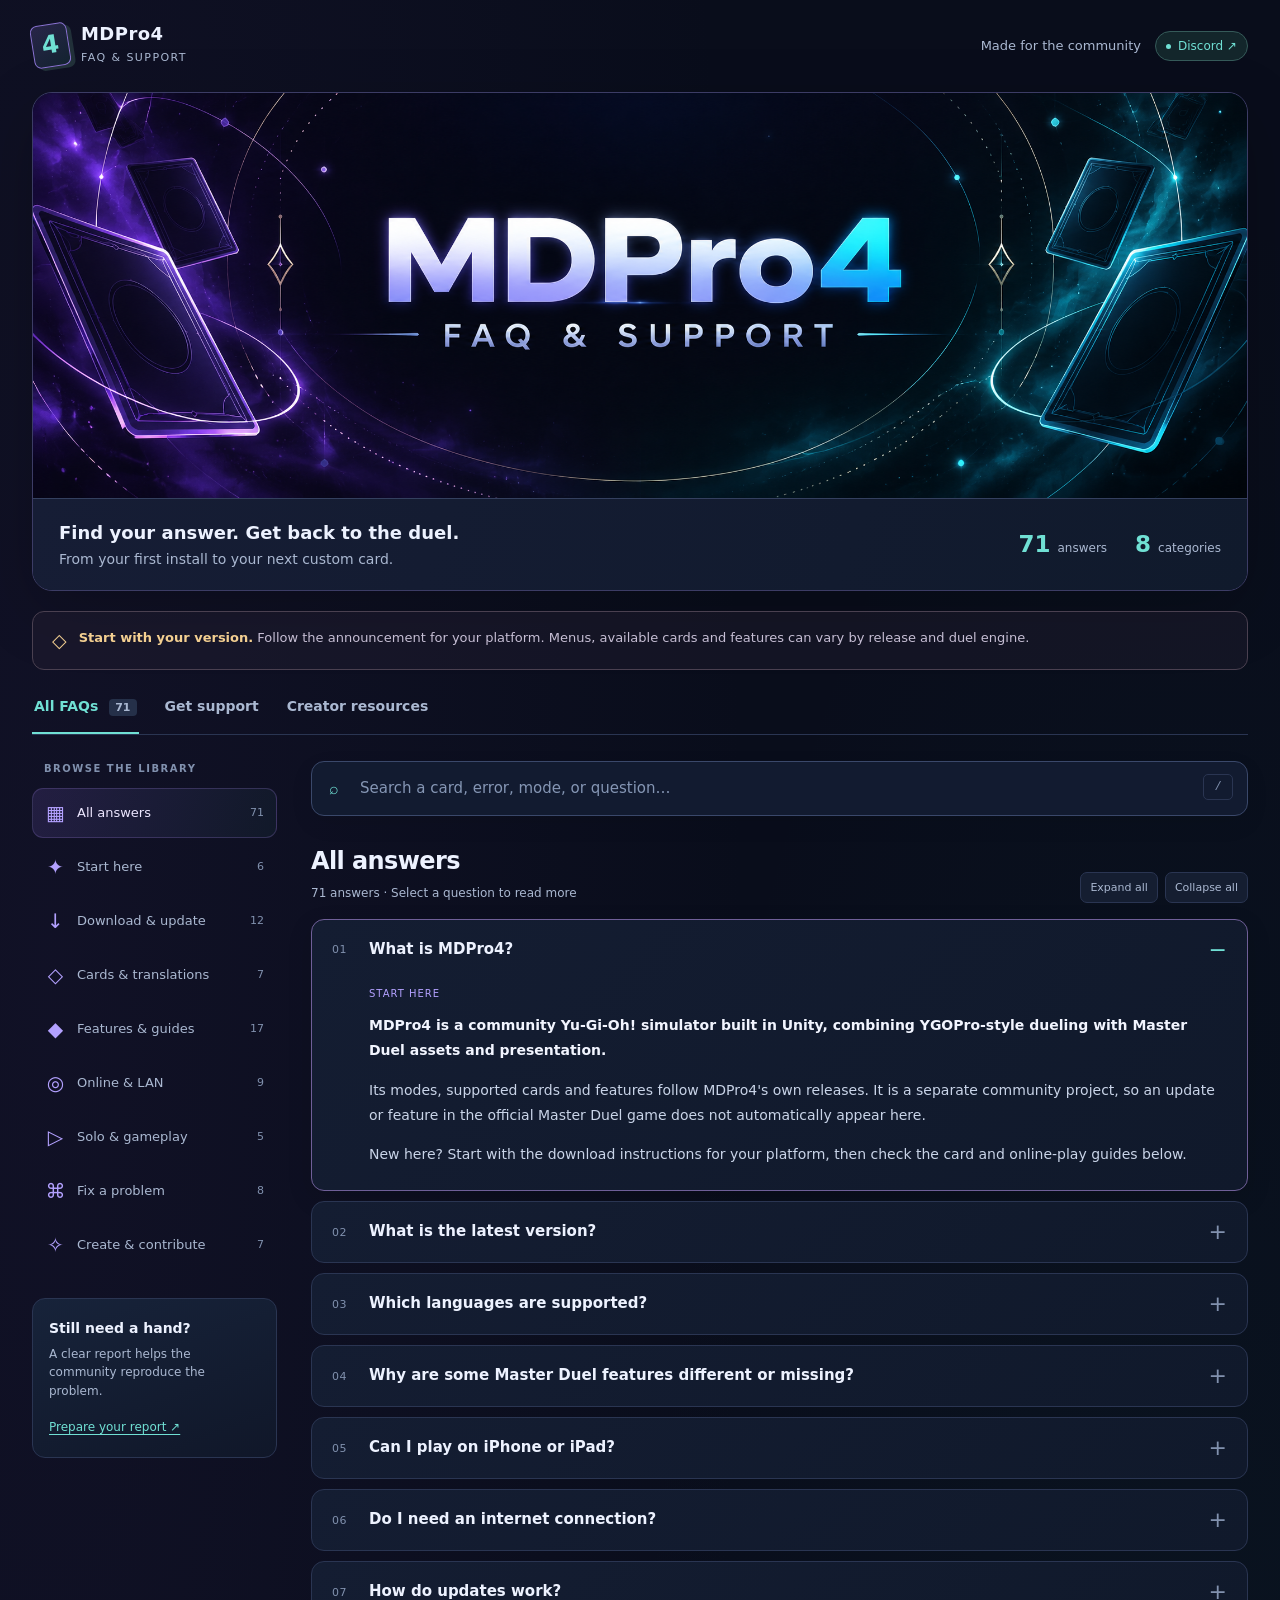
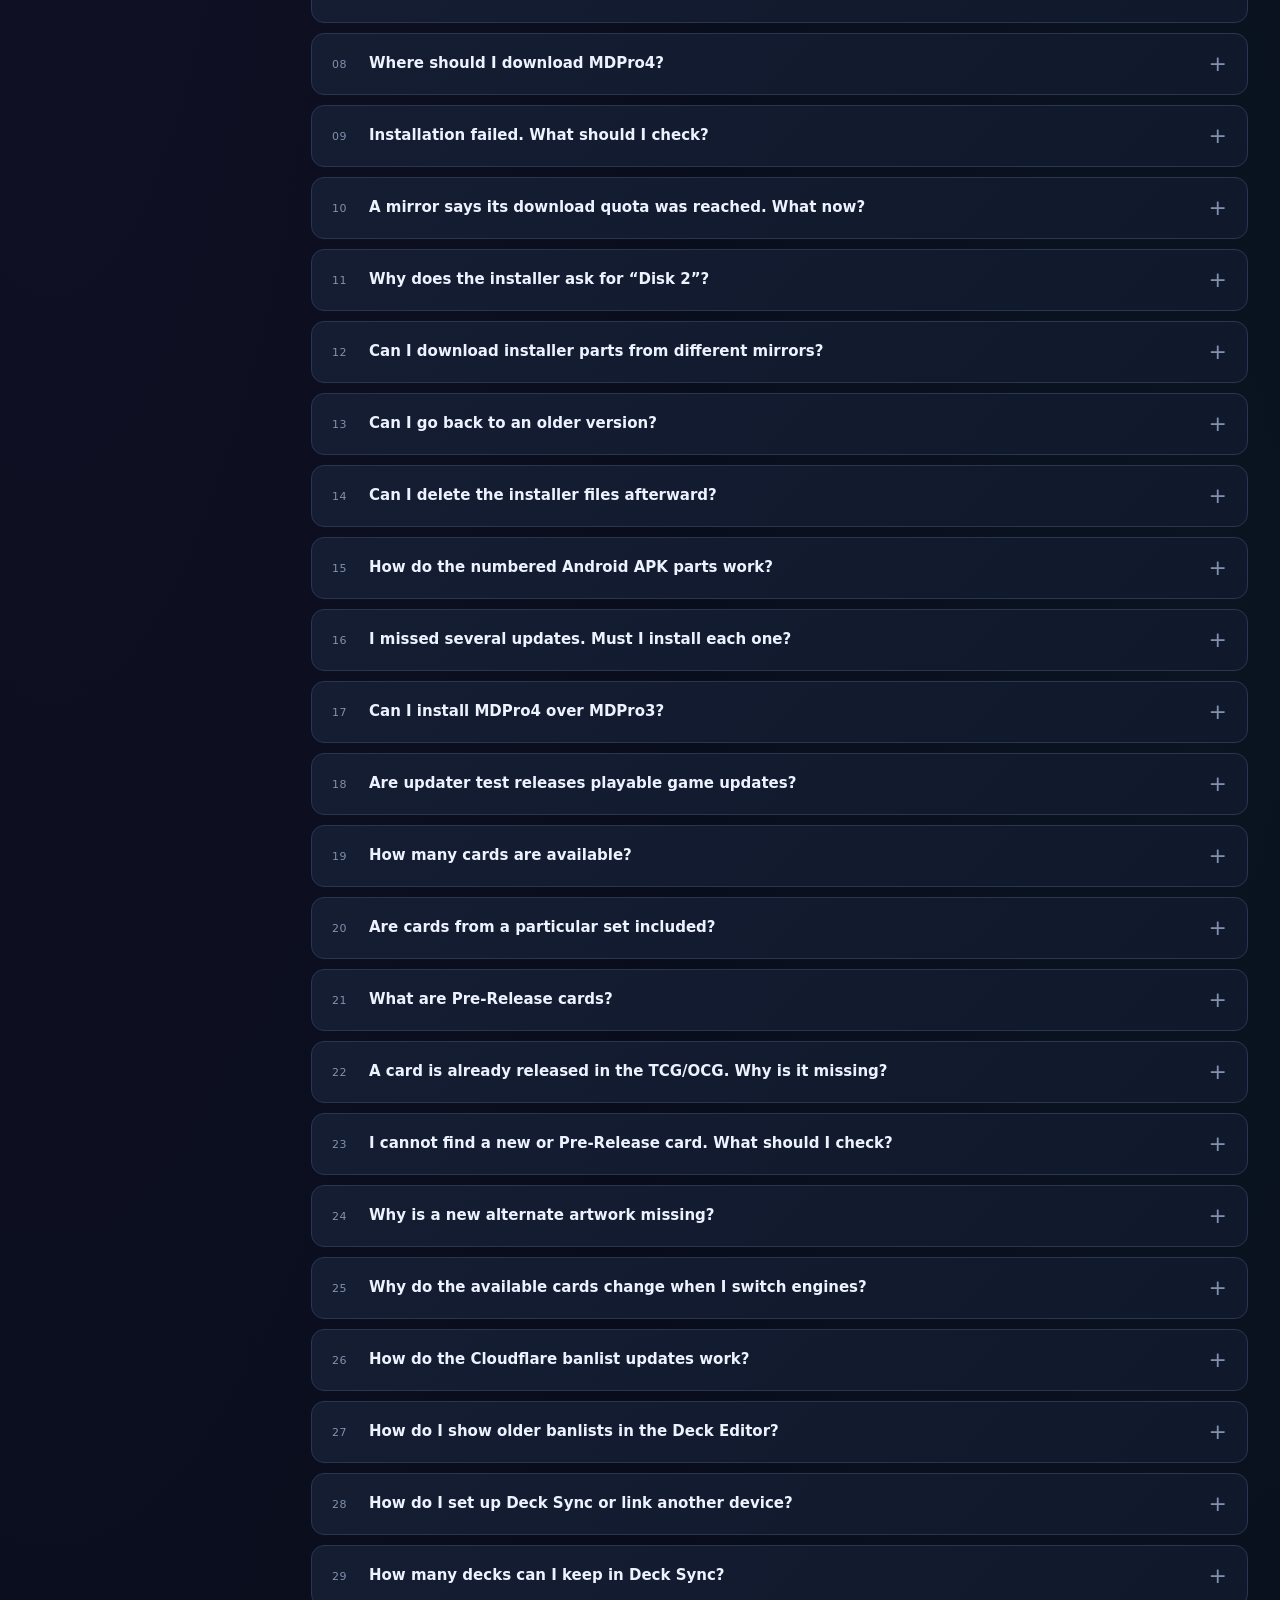
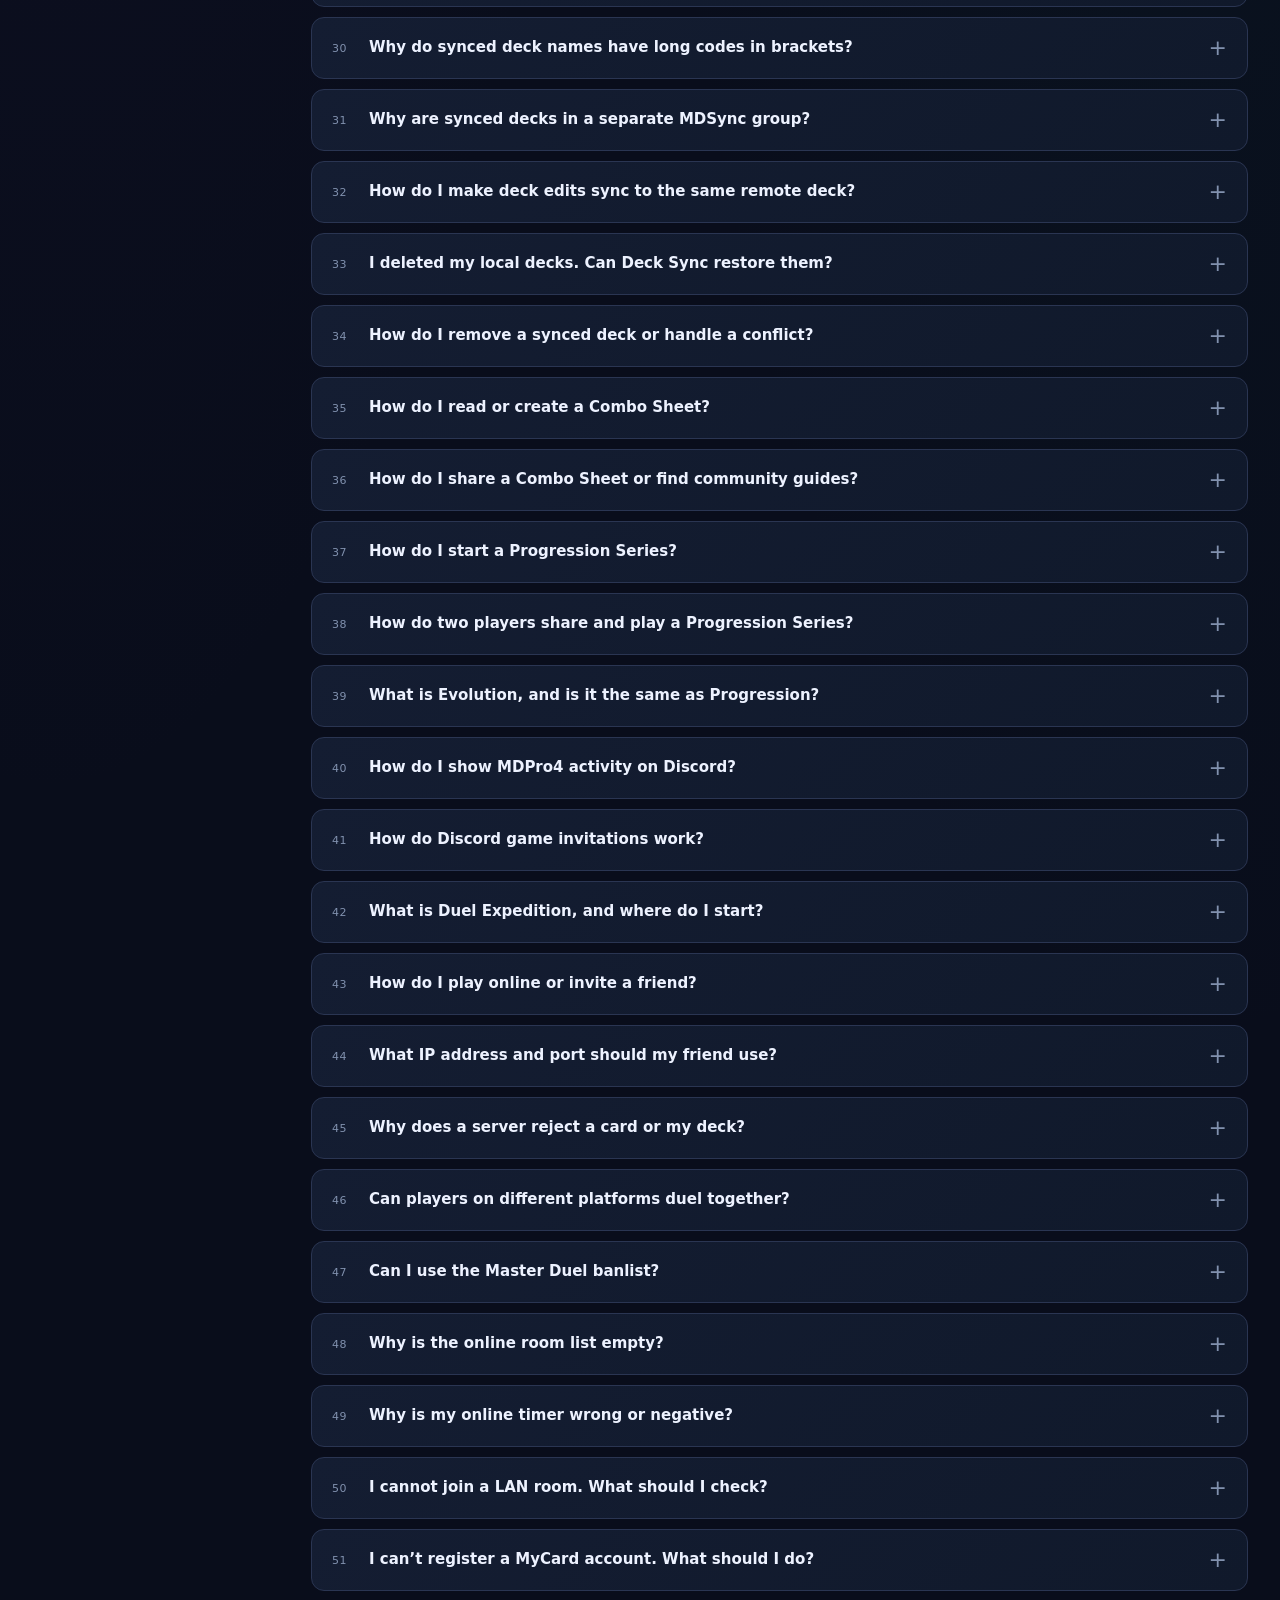
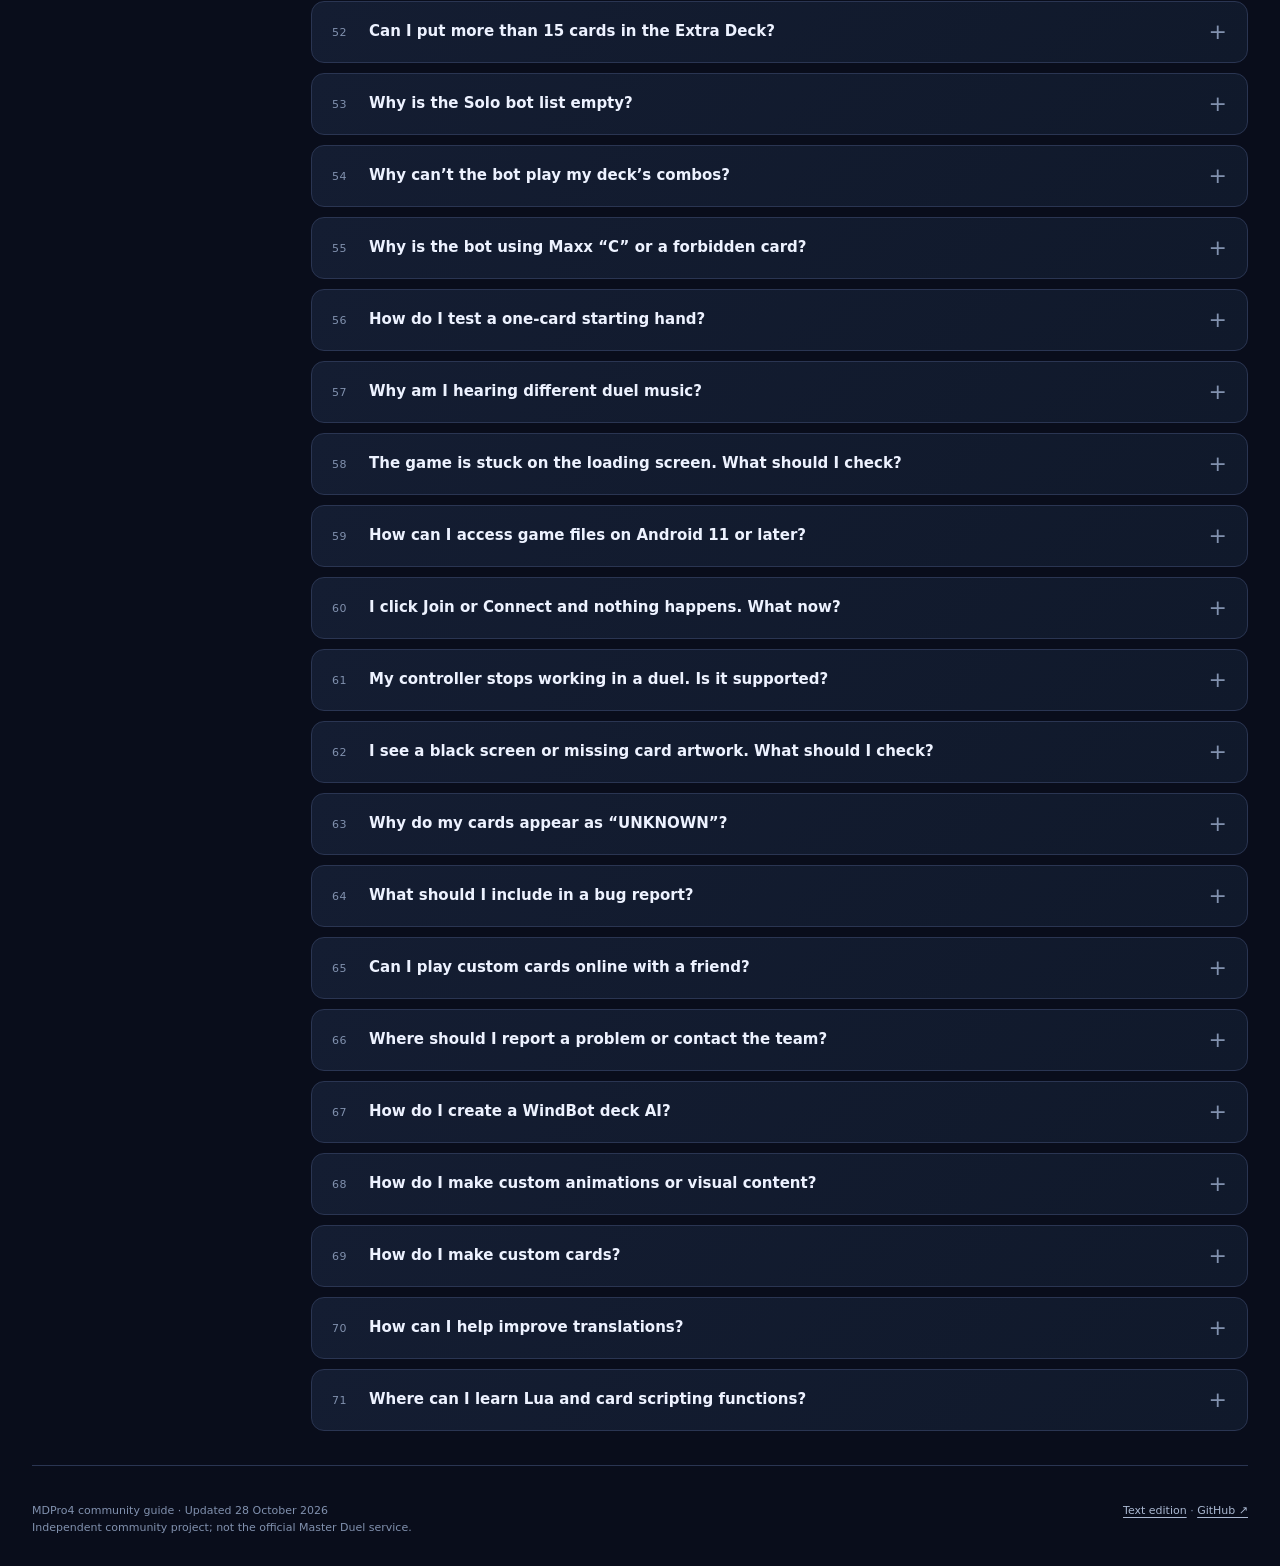
<file: docs/index.html>
<!doctype html>
<html lang="en">
<head>
  <meta charset="utf-8">
  <meta name="viewport" content="width=device-width, initial-scale=1">
  <meta name="color-scheme" content="dark">
  <meta name="theme-color" content="#090d1b">
  <meta name="description" content="Find clear answers about MDPro4: downloads, banlists, Deck Sync, Combo Sheets, Progression, online play, Discord and troubleshooting.">
  <meta property="og:type" content="website">
  <meta property="og:title" content="MDPro4 — FAQ & Support">
  <meta property="og:description" content="Find your answer. Get back to the duel. The community guide to MDPro4.">
  <meta property="og:url" content="https://elderlich.github.io/MDPro4-FAQ/">
  <meta property="og:image" content="https://elderlich.github.io/MDPro4-FAQ/assets/faq-banner.png">
  <meta name="twitter:card" content="summary_large_image">
  <link rel="canonical" href="https://elderlich.github.io/MDPro4-FAQ/">
  <link rel="icon" type="image/svg+xml" href="assets/favicon.svg">
  <link rel="stylesheet" href="assets/site.css">
  <script src="assets/site.js" defer></script>
  <title>MDPro4 — FAQ & Support</title>
</head>
<body>
<a class="skip-link" href="#faq">Skip to questions</a>
<div class="shell">
  <header class="masthead">
    <a class="brand" href="#top" aria-label="MDPro4 FAQ and Support"><span class="brand-mark" aria-hidden="true">4</span><span><strong>MDPro4</strong><small>FAQ &amp; SUPPORT</small></span></a>
    <div class="masthead-right"><span>Made for the community</span><a class="pill community-link" href="https://discord.com/channels/506499657724067852/1358748598518677606" target="_blank" rel="noopener noreferrer"><span class="dot" aria-hidden="true"></span>Discord ↗</a></div>
  </header>
  <main id="top">
    <h1 class="sr-only">MDPro4 — FAQ &amp; Support</h1>
    <section class="hero" aria-label="Welcome to the MDPro4 community guide">
      <img src="assets/faq-banner.png" alt="MDPro4 — FAQ & Support, with glowing teal and violet cards" width="2172" height="724" fetchpriority="high">
      <div class="hero-tail"><p><strong>Find your answer. Get back to the duel.</strong>From your first install to your next custom card.</p><div class="hero-stats" aria-label="Guide overview"><div class="stat"><b>71</b><span>answers</span></div><div class="stat"><b>8</b><span>categories</span></div></div></div>
    </section>
    <div class="notice"><span class="notice-icon" aria-hidden="true">◇</span><div><b>Start with your version.</b> Follow the announcement for your platform. Menus, available cards and features can vary by release and duel engine.</div></div>
    <nav class="workspace-nav" aria-label="Guide sections"><a href="#faq" class="workspace-tab" data-pane="faq" aria-current="page">All FAQs <span class="tab-count">71</span></a><a href="#support" class="workspace-tab" data-pane="support">Get support</a><a href="#resources" class="workspace-tab" data-pane="resources">Creator resources</a></nav>
    <section id="faq" data-section="faq" aria-label="Frequently asked questions">
      <div class="library-grid">
        <aside class="sidebar"><div class="sidebar-heading">Browse the library</div><div class="category-list" id="categories" aria-label="FAQ categories"><button class="category-button" type="button" data-category="all" aria-pressed="true"><span class="icon" aria-hidden="true">▦</span><span>All answers</span><span class="count">71</span></button><button class="category-button" type="button" data-category="start" aria-pressed="false"><span class="icon" aria-hidden="true">✦</span><span>Start here</span><span class="count">6</span></button><button class="category-button" type="button" data-category="download" aria-pressed="false"><span class="icon" aria-hidden="true">↓</span><span>Download &amp; update</span><span class="count">12</span></button><button class="category-button" type="button" data-category="cards" aria-pressed="false"><span class="icon" aria-hidden="true">◇</span><span>Cards &amp; translations</span><span class="count">7</span></button><button class="category-button" type="button" data-category="features" aria-pressed="false"><span class="icon" aria-hidden="true">◆</span><span>Features &amp; guides</span><span class="count">17</span></button><button class="category-button" type="button" data-category="online" aria-pressed="false"><span class="icon" aria-hidden="true">◎</span><span>Online &amp; LAN</span><span class="count">9</span></button><button class="category-button" type="button" data-category="solo" aria-pressed="false"><span class="icon" aria-hidden="true">▷</span><span>Solo &amp; gameplay</span><span class="count">5</span></button><button class="category-button" type="button" data-category="troubleshooting" aria-pressed="false"><span class="icon" aria-hidden="true">⌘</span><span>Fix a problem</span><span class="count">8</span></button><button class="category-button" type="button" data-category="create" aria-pressed="false"><span class="icon" aria-hidden="true">✧</span><span>Create &amp; contribute</span><span class="count">7</span></button></div><div class="sidebar-help"><strong>Still need a hand?</strong><p>A clear report helps the community reproduce the problem.</p><a href="#support">Prepare your report ↗</a></div></aside>
        <div class="library-main"><div class="search-wrap"><label class="sr-only" for="search">Search FAQ questions and answers</label><span class="search-icon" aria-hidden="true">⌕</span><input id="search" class="search" type="search" placeholder="Search a card, error, mode, or question…" autocomplete="off"><kbd class="search-key" id="search-key">/</kbd><button type="button" class="clear-search" id="clear-search" aria-label="Clear search" hidden>×</button></div>
          <div class="results-head"><div><h2 id="results-title">All answers</h2><p id="result-count" aria-live="polite">71 answers · Select a question to read more</p></div><div class="results-actions"><button type="button" class="small-button" id="expand-all">Expand all</button><button type="button" class="small-button" id="collapse-all">Collapse all</button></div></div>
          <div class="answer-list" id="answers"><details class="answer" id="faq-what-is-mdpro4" data-category="start" open>
<summary><span class="question-index" aria-hidden="true">01</span><h3 class="question-heading">What is MDPro4?</h3></summary>
<div class="answer-content"><span class="answer-category">Start here</span><div class="markdown"><p><strong>MDPro4 is a community Yu-Gi-Oh! simulator built in Unity, combining YGOPro-style dueling with Master Duel assets and presentation.</strong></p><p>Its modes, supported cards and features follow MDPro4&#x27;s own releases. It is a separate community project, so an update or feature in the official Master Duel game does not automatically appear here.</p><p>New here? Start with the download instructions for your platform, then check the card and online-play guides below.</p></div>
</div></details>
<details class="answer" id="faq-what-is-the-latest-version" data-category="start">
<summary><span class="question-index" aria-hidden="true">02</span><h3 class="question-heading">What is the latest version?</h3></summary>
<div class="answer-content"><span class="answer-category">Start here</span><div class="markdown"><p><strong>Check #announcements for the latest playable release for your platform.</strong> Compare its version with the one shown in your game and follow the matching installation or update instructions in <strong>#mdpro4-download</strong>.</p><p>A development version number is not a release announcement. Entries described as <strong>synthetic updater fixtures</strong> are for testing the updater, not for playing the game.</p><p>Platform releases can become available at different times, so use the package specifically announced for your device.</p></div>
</div></details>
<details class="answer" id="faq-which-languages-are-supported" data-category="start">
<summary><span class="question-index" aria-hidden="true">03</span><h3 class="question-heading">Which languages are supported?</h3></summary>
<div class="answer-content"><span class="answer-category">Start here</span><div class="markdown"><p>You can choose <strong>UI Language</strong> and <strong>Card Language</strong> separately in <strong>Settings → General</strong>.</p><p>The language set includes English, Spanish, French, German, Italian, Japanese, Korean, Portuguese, Thai, Simplified Chinese and Traditional Chinese.</p><p>Card translations and prerelease translations can have different coverage. If a card is missing or its text looks wrong, include the <strong>card name/ID, selected language, game version and a screenshot</strong> in your report.</p></div>
</div></details>
<details class="answer" id="faq-why-are-some-master-duel-features-different-or-missing" data-category="start">
<summary><span class="question-index" aria-hidden="true">04</span><h3 class="question-heading">Why are some Master Duel features different or missing?</h3></summary>
<div class="answer-content"><span class="answer-category">Start here</span><div class="markdown"><p><strong>MDPro4 has its own development and release process.</strong> A feature needs working game logic, interface controls, assets and platform support before it can be offered reliably.</p><p>Sharing Master Duel&#x27;s visual style does not mean every mode, event, animation or online service is available. Features may also depend on the selected duel engine.</p><p>For a request, describe what you want to do and include an example. For a broken existing feature, include your version, platform, mode and steps to reproduce it.</p></div>
</div></details>
<details class="answer" id="faq-can-i-play-on-iphone-or-ipad" data-category="start">
<summary><span class="question-index" aria-hidden="true">05</span><h3 class="question-heading">Can I play on iPhone or iPad?</h3></summary>
<div class="answer-content"><span class="answer-category">Start here</span><div class="markdown"><p><strong>There is no announced iOS release or release date in this FAQ.</strong> Follow the project&#x27;s release announcements for any change.</p><p>An Android APK cannot be installed as an iPhone app. Please use only a package explicitly released for your device.</p></div>
</div></details>
<details class="answer" id="faq-do-i-need-an-internet-connection" data-category="start">
<summary><span class="question-index" aria-hidden="true">06</span><h3 class="question-heading">Do I need an internet connection?</h3></summary>
<div class="answer-content"><span class="answer-category">Start here</span><div class="markdown"><p><strong>You need internet access to download the game, get updates and use online services.</strong> The current base installers contain their resources for offline installation once the complete set has been downloaded.</p><p>Local play uses the content included in your installed release. Online duels, account services and downloading optional or newer packs require a connection.</p><p>An unfinished base installation must still be completed before ordinary play and patching can proceed.</p></div>
</div></details>
<details class="answer" id="faq-how-do-updates-work" data-category="download">
<summary><span class="question-index" aria-hidden="true">07</span><h3 class="question-heading">How do updates work?</h3></summary>
<div class="answer-content"><span class="answer-category">Download &amp; update</span><div class="markdown"><p><strong>MDPro4 includes an in-game update system for published, supported update routes.</strong> Finish the complete base installation first, then follow the update prompts.</p><p>You can usually skip intermediate releases when a cumulative patch is published for your installed version. On Android, an update that changes the application may also require a matching APK.</p><p>If no route is offered for your version, follow the release announcement. Patches replace changed files; they are not a full repair scan for every missing or damaged file.</p><p>Keep enough free space for downloads, extraction and temporary backups, and allow installation or recovery to finish.</p></div>
</div></details>
<details class="answer" id="faq-where-should-i-download-mdpro4" data-category="download">
<summary><span class="question-index" aria-hidden="true">08</span><h3 class="question-heading">Where should I download MDPro4?</h3></summary>
<div class="answer-content"><span class="answer-category">Download &amp; update</span><div class="markdown"><p><strong>Use #mdpro4-download and the matching post in #announcements.</strong> Choose the package released for your platform and follow its installation instructions.</p><p>Download the complete installer set from the same release. Windows, Android, Linux and macOS use different packages; keep the original part filenames.</p><p>The download channel also contains the community installation guide. Follow the instructions for your exact release if an older guide shows different steps.</p><p>A GitHub <strong>Source code</strong> ZIP is not a ready-to-play installation. Synthetic updater fixtures are not the game either.</p></div>
</div></details>
<details class="answer" id="faq-installation-failed-what-should-i-check" data-category="download">
<summary><span class="question-index" aria-hidden="true">09</span><h3 class="question-heading">Installation failed. What should I check?</h3></summary>
<div class="answer-content"><span class="answer-category">Download &amp; update</span><div class="markdown"><p><strong>Keep the exact error message—it tells us where installation stopped.</strong></p><ol><li>Check that every required part is present and belongs to the same platform, version and installer set.</li><li>Keep the original filenames. On desktop, place all parts beside the installer.</li><li>Check free space for both the downloaded files and the extracted game.</li><li>If a part fails verification, download that part again from an announced mirror.</li></ol><p>On Android, install and open each numbered APK in order; wait for its completion message before the next one.</p><p>Still failing? Report your device/OS, release version, filename or part number, download source and exact error. Preserve any recovery or backup folder mentioned by the game.</p></div>
</div></details>
<details class="answer" id="faq-a-mirror-says-its-download-quota-was-reached-what-now" data-category="download">
<summary><span class="question-index" aria-hidden="true">10</span><h3 class="question-heading">A mirror says its download quota was reached. What now?</h3></summary>
<div class="answer-content"><span class="answer-category">Download &amp; update</span><div class="markdown"><p><strong>Try another mirror listed in the same release announcement, or try the affected host again later.</strong></p><p>A host&#x27;s quota message does not mean your installed game is broken. Keep any parts that finished correctly and get the missing parts from another announced mirror of the <strong>exact same installer set</strong>.</p><p>If every listed source fails, report the release, filename, mirror and exact message so the download links can be checked.</p></div>
</div></details>
<details class="answer" id="faq-why-does-the-installer-ask-for-disk-2" data-category="download">
<summary><span class="question-index" aria-hidden="true">11</span><h3 class="question-heading">Why does the installer ask for “Disk 2”?</h3></summary>
<div class="answer-content"><span class="answer-category">Download &amp; update</span><div class="markdown"><p><strong>It is looking for the next installer part. You do not need a physical disc.</strong></p><p>Download all numbered files listed for that release and keep them together beside the setup program. Keep their original names, including extensions. A browser-added suffix such as <code>(1)</code> can prevent the installer from finding a part.</p><p>If it still asks, check that the file finished downloading and belongs to the same installer set. Use the release&#x27;s file list or checksums when available. Do not mix files from an older or rebuilt set, even if the displayed game version matches.</p></div>
</div></details>
<details class="answer" id="faq-can-i-download-installer-parts-from-different-mirrors" data-category="download">
<summary><span class="question-index" aria-hidden="true">12</span><h3 class="question-heading">Can I download installer parts from different mirrors?</h3></summary>
<div class="answer-content"><span class="answer-category">Download &amp; update</span><div class="markdown"><p><strong>Yes, if the mirrors provide identical files from the exact same installer set.</strong></p><p>For example, you can get Parts 1–3 from one announced mirror and Part 4 from another. Keep the original filenames and verify checksums when supplied.</p><p>Match the platform, release and set—not just the version number. A repackaged installer can have different split boundaries while keeping the same game version. Never mix old and refreshed parts.</p><p>This helps you obtain the complete set. It does not combine several hosts into one faster download.</p></div>
</div></details>
<details class="answer" id="faq-can-i-go-back-to-an-older-version" data-category="download">
<summary><span class="question-index" aria-hidden="true">13</span><h3 class="question-heading">Can I go back to an older version?</h3></summary>
<div class="answer-content"><span class="answer-category">Download &amp; update</span><div class="markdown"><p><strong>Downgrading an installed game is not supported by the updater.</strong> Do not apply an older patch or copy an old executable over a newer installation: the player, data and assets need to match.</p><p>If you need an older version for a specific reason, ask in <strong>#troubleshoot</strong> with your current version and platform. An older complete release, if still available, would need separate release-specific instructions.</p><p>Back up or export your decks, replays and custom content before changing installations. Newer saved data may not work in an older version, and uninstalling an Android app can remove its data.</p></div>
</div></details>
<details class="answer" id="faq-can-i-delete-the-installer-files-afterward" data-category="download">
<summary><span class="question-index" aria-hidden="true">14</span><h3 class="question-heading">Can I delete the installer files afterward?</h3></summary>
<div class="answer-content"><span class="answer-category">Download &amp; update</span><div class="markdown"><p><strong>After the complete installation finishes and the game opens successfully, you can remove the downloaded setup archives or APK copies to save space.</strong> Keeping a backup set is useful if you want to reinstall without downloading everything again.</p><p>Delete only the installer files you downloaded. Keep the installed game, its resource folders, decks and replays. On Android, finish every required APK part before removing your downloaded copies.</p><p>Do not manually delete update recovery or backup folders while installation is running or an error still needs investigation.</p></div>
</div></details>
<details class="answer" id="faq-how-do-the-numbered-android-apk-parts-work" data-category="download">
<summary><span class="question-index" aria-hidden="true">15</span><h3 class="question-heading">How do the numbered Android APK parts work?</h3></summary>
<div class="answer-content"><span class="answer-category">Download &amp; update</span><div class="markdown"><p><strong>Each APK installs another part of the same offline resource set.</strong></p><ol><li>Download the complete set for the announced Android release.</li><li>Install <strong>Part 1</strong>, open the game, and wait until that part finishes.</li><li>When the game says the part installed successfully, close it and install the next APK as an update to the same app.</li><li>Open the game after every part and continue until the full set is complete.</li></ol><p>Keep enough free space for downloaded APKs and extracted resources. Do not uninstall the app between parts: the completed resources must stay in place. Installing all APKs without opening them in between does not extract each part.</p><p>If it stops, report the part number, completed count, device and exact message.</p></div>
</div></details>
<details class="answer" id="faq-i-missed-several-updates-must-i-install-each-one" data-category="download">
<summary><span class="question-index" aria-hidden="true">16</span><h3 class="question-heading">I missed several updates. Must I install each one?</h3></summary>
<div class="answer-content"><span class="answer-category">Download &amp; update</span><div class="markdown"><p><strong>Usually no—use the update offered for your installed version.</strong> A published cumulative patch can take a supported older installation directly to the target release.</p><p>Windows can also apply a supported chain through its updater. Android, Linux and macOS use their explicitly published routes; if instructions offer a staged route, finish and restart after each step before taking the next one.</p><p>Do not apply a patch for another starting version or platform. If no route is offered, follow the full-installation guidance in the release announcement. A patch still needs a complete base installation; it is not a replacement for missing installer parts.</p></div>
</div></details>
<details class="answer" id="faq-can-i-install-mdpro4-over-mdpro3" data-category="download">
<summary><span class="question-index" aria-hidden="true">17</span><h3 class="question-heading">Can I install MDPro4 over MDPro3?</h3></summary>
<div class="answer-content"><span class="answer-category">Download &amp; update</span><div class="markdown"><p><strong>Install MDPro4 as a fresh installation and keep a backup of your MDPro3 files.</strong> The Workshop distribution treats MDPro4 as a new baseline, including a different Android app identity.</p><p>Export or copy the decks, replays and custom content you want to retain, then import supported files into MDPro4. Check them in the new game before removing the old installation.</p><p>Do not merge the entire MDPro3 game folder into MDPro4: old player files, bundles and configuration can conflict with the new release. Compatibility of every old replay or custom pack is not guaranteed.</p></div>
</div></details>
<details class="answer" id="faq-are-updater-test-releases-playable-game-updates" data-category="download">
<summary><span class="question-index" aria-hidden="true">18</span><h3 class="question-heading">Are updater test releases playable game updates?</h3></summary>
<div class="answer-content"><span class="answer-category">Download &amp; update</span><div class="markdown"><p><strong>No. Releases described as synthetic updater fixtures exist to test the update system.</strong> They are not complete game releases or ordinary patches for your main installation.</p><p>Use only the playable release and update channel announced for players. Test fixtures belong in disposable test installations following the maintainer&#x27;s instructions.</p><p>Pre-Release <strong>card packs</strong> are a separate feature: they add newer card content and should not be confused with updater test builds.</p></div>
</div></details>
<details class="answer" id="faq-how-many-cards-are-available" data-category="cards">
<summary><span class="question-index" aria-hidden="true">19</span><h3 class="question-heading">How many cards are available?</h3></summary>
<div class="answer-content"><span class="answer-category">Cards &amp; translations</span><div class="markdown"><p>The total changes with game data updates, Pre-Release packs, alternate artwork, and installed custom packs. Standard and Rush Duel also have different card pools.</p><p>For a specific card, search the Deck Editor with the relevant pool selected and restrictive filters cleared. Include your <strong>game version, language, and card ID/name</strong> when asking about something missing.</p><p>We avoid a fixed FAQ total because it would quickly become outdated.</p></div>
</div></details>
<details class="answer" id="faq-are-cards-from-a-particular-set-included" data-category="cards">
<summary><span class="question-index" aria-hidden="true">20</span><h3 class="question-heading">Are cards from a particular set included?</h3></summary>
<div class="answer-content"><span class="answer-category">Cards &amp; translations</span><div class="markdown"><p>Check the card in the <strong>Deck Editor</strong> first. Update the relevant Standard or Rush Pre-Release pack if it is a newer card, then clear search filters that could hide it.</p><p>A card appearing in the editor confirms that its data is installed. It does not prove every interaction has been tested or that every online server supports it.</p><p>If you need help, give us the <strong>set name, exact card name or ID, game version, language, and mode/server</strong>.</p></div>
</div></details>
<details class="answer" id="faq-what-are-pre-release-cards" data-category="cards">
<summary><span class="question-index" aria-hidden="true">21</span><h3 class="question-heading">What are Pre-Release cards?</h3></summary>
<div class="answer-content"><span class="answer-category">Cards &amp; translations</span><div class="markdown"><p>Pre-Release packs add newer cards and their scripts before they are included in the regular card data. Their translations and effects may change as the cards are reviewed.</p><p><strong>Standard and Rush Duel use separate packs.</strong> Update the pack you need from <strong>Settings → Expansions</strong>, outside an active duel.</p><p>Having a card installed does not automatically make it legal or supported on every online server.</p><p>The project is now called <a href="https://github.com/ElderLich/Pre-Release-Translations" target="_blank" rel="noopener noreferrer">Pre-Release Translations</a>. The old <strong>TransSuperpre</strong> download location is retired.</p><p>These packs extend the <strong>ocgcore</strong> card pool; they do not add effects to the separate Master Duel native engine.</p></div>
</div></details>
<details class="answer" id="faq-a-card-is-already-released-in-the-tcg-ocg-why-is-it-missing" data-category="cards">
<summary><span class="question-index" aria-hidden="true">22</span><h3 class="question-heading">A card is already released in the TCG/OCG. Why is it missing?</h3></summary>
<div class="answer-content"><span class="answer-category">Cards &amp; translations</span><div class="markdown"><p>The physical release date and the simulator update schedule are separate. A card still needs to reach the game&#x27;s data and scripts; translated packs can also need review before publication.</p><p>First update the relevant pack under <strong>Settings → Expansions</strong> and check your Deck Editor filters.</p><p>If it is still missing, tell us the <strong>exact card name or ID</strong>, your <strong>language</strong>, and your <strong>game version</strong>. The release of a physical set does not guarantee same-day availability in every language.</p></div>
</div></details>
<details class="answer" id="faq-i-cannot-find-a-new-or-pre-release-card-what-should-i-check" data-category="cards">
<summary><span class="question-index" aria-hidden="true">23</span><h3 class="question-heading">I cannot find a new or Pre-Release card. What should I check?</h3></summary>
<div class="answer-content"><span class="answer-category">Cards &amp; translations</span><div class="markdown"><ol><li>Check whether it belongs to <strong>Standard</strong> or <strong>Rush Duel</strong>.</li><li>Outside a duel, open <strong>Settings → Expansions</strong> and update that Pre-Release pack.</li><li>Clear restrictive Deck Editor filters and check the relevant card pool.</li><li>Search by <strong>card ID</strong> if available; translated names can differ.</li></ol><p>The pack follows your selected interface language. After changing languages, update the relevant pack again.</p><p>If it remains missing, report the card name/ID, language, game version, and any update error. Different languages may receive reviewed cards at different times; an update check cannot download unpublished content.</p></div>
</div></details>
<details class="answer" id="faq-why-is-a-new-alternate-artwork-missing" data-category="cards">
<summary><span class="question-index" aria-hidden="true">24</span><h3 class="question-heading">Why is a new alternate artwork missing?</h3></summary>
<div class="answer-content"><span class="answer-category">Cards &amp; translations</span><div class="markdown"><p><strong>Alternate artwork is added after its official OCG/TCG release, as part of a later game/data update.</strong> An announcement or preview image does not mean the artwork is already included.</p><p>Check the current release notes and the card’s available artwork variants. If an artwork that should be present is missing, include the <strong>card name, a reference image/link, game version and platform</strong>.</p><p>This helps us distinguish artwork awaiting inclusion from an installed image that is failing to load.</p></div>
</div></details>
<details class="answer" id="faq-why-do-the-available-cards-change-when-i-switch-engines" data-category="cards">
<summary><span class="question-index" aria-hidden="true">25</span><h3 class="question-heading">Why do the available cards change when I switch engines?</h3></summary>
<div class="answer-content"><span class="answer-category">Cards &amp; translations</span><div class="markdown"><p><strong>The ocgcore and Master Duel native engines use different card data.</strong> If your build offers engine selection, switching can change which cards and modes are available.</p><p>Pre-Release packs and ordinary custom Lua cards extend the <strong>ocgcore</strong> card pool. They do not automatically add those cards or effects to the native engine.</p><p>When reporting a missing card, effect problem or replay issue, include the <strong>selected engine</strong>, card name/ID, mode and game version. Attach the replay saved by that mode; keep its original file extension.</p></div>
</div></details>
<details class="answer" id="faq-how-do-cloudflare-banlist-updates-work" data-category="features">
<summary><span class="question-index" aria-hidden="true">26</span><h3 class="question-heading">How do the Cloudflare banlist updates work?</h3></summary>
<div class="answer-content"><span class="answer-category">Features &amp; guides</span><div class="markdown"><p><strong>MDPro4 checks its hosted banlist feed when the game starts online.</strong> Standard, Genesys and Rush lists are refreshed automatically; you do not need a Cloudflare account or a separate manual download.</p><p>Open the Deck Editor and select the format and dated banlist you want to build for. If an update cannot be downloaded or is invalid, the game keeps its last valid installed lists. You can still use those lists offline. Locally installed historical and custom lists absent from the feed are retained.</p><p><strong>Online legality still follows the server or room&#x27;s selected rules.</strong> Updating your local lists does not change a public server&#x27;s banlist. For a missing or incorrect restriction, report the format, list name/date, card and game version.</p></div>
</div></details>
<details class="answer" id="faq-how-do-i-show-older-banlists" data-category="features">
<summary><span class="question-index" aria-hidden="true">27</span><h3 class="question-heading">How do I show older banlists in the Deck Editor?</h3></summary>
<div class="answer-content"><span class="answer-category">Features &amp; guides</span><div class="markdown"><p>Open <strong>Settings → Duel → Banlist History</strong> and choose <strong>All</strong>, <strong>Latest 5 per format</strong>, or <strong>Latest 1 per format</strong>.</p><p>This controls which installed OCG, TCG, MD and AE lists appear in the Deck Editor. Rush and custom lists remain available. The setting filters the menu; it does not delete old lists or change an online room&#x27;s rules.</p><p>For a Progression Series, use that series&#x27; banlist settings instead. A series can follow historical OCG/TCG lists as its packs advance, use a fixed list, or use <strong>N/A</strong>. The organizer can change this policy between duels and share the updated series with Player 2.</p></div>
</div></details>
<details class="answer" id="faq-how-do-i-set-up-deck-sync" data-category="features">
<summary><span class="question-index" aria-hidden="true">28</span><h3 class="question-heading">How do I set up Deck Sync or link another device?</h3></summary>
<div class="answer-content"><span class="answer-category">Features &amp; guides</span><div class="markdown"><p>Deck Sync was added in <strong>1.0.5</strong>. It uses an independent MDPro4 account; no email address or MyCard account is required.</p><ol><li>Open <strong>Settings → Duel → MDPro4 Deck Sync → Create sync account</strong>.</li><li>Choose your display name and save the recovery key somewhere private. The game shows the key once and does not save it for you.</li><li>Choose <strong>Upload local decks</strong> to copy your existing decks into the account&#x27;s sync group. Keep using those copies for future cloud edits.</li><li>On a signed-in device, choose <strong>Link another device</strong>. On the other device, choose <strong>Link this device</strong> and enter the one-use link key before it expires (10 minutes).</li><li>Use <strong>Sync now</strong> on each device when you want to exchange changes.</li></ol><p><strong>Restore with recovery key</strong> reconnects to an existing account. Do not create a second account to recover the first one&#x27;s decks. <strong>Manage linked devices</strong> lets you revoke an old device. Keep recovery and link keys out of screenshots and public reports; losing every linked device and the recovery key can leave you unable to recover the account.</p></div>
</div></details>
<details class="answer" id="faq-how-many-decks-can-i-sync" data-category="features">
<summary><span class="question-index" aria-hidden="true">29</span><h3 class="question-heading">How many decks can I keep in Deck Sync?</h3></summary>
<div class="answer-content"><span class="answer-category">Features &amp; guides</span><div class="markdown"><p><strong>Each account supports 600 deck identities.</strong> The service limit was raised from 100 to 600 on 28 October 2026 and applies to existing accounts without creating a new account or installing a new client. Ordinary local decks outside sync are not counted.</p><p>Editing or renaming an existing managed deck keeps its identity and does not use another slot. Uploading a separate deck or preserving a conflict as a new deck does use a slot. Deleted cloud decks still count because their deletion records must reach devices that have been offline; deleting decks does not reclaim identity slots. Existing identities can still be edited at capacity.</p><p>Older clients may still mention 100 in the capacity error text. The server enforces 600; the upcoming 1.0.6 client updates that message.</p></div>
</div></details>
<details class="answer" id="faq-why-do-synced-decks-have-long-names" data-category="features">
<summary><span class="question-index" aria-hidden="true">30</span><h3 class="question-heading">Why do synced deck names have long codes in brackets?</h3></summary>
<div class="answer-content"><span class="answer-category">Features &amp; guides</span><div class="markdown"><p>The bracketed code is a sync ID added to the local filename so separate decks with the same title cannot overwrite each other. It is not a card-list problem and does not mean the deck was corrupted.</p><p>The <strong>upcoming 1.0.6 client fix</strong> hides this internal suffix from deck tiles, title searches, selection buttons and the editor name field. The filename and sync identity remain intact, so opening or saving the deck still updates the same cloud deck. User renames retain their existing sync identity.</p><p>You do not need to rename files manually or re-upload the decks to remove the code from the display. This display fix requires the updated game client; the server-side 600-deck limit is already active.</p></div>
</div></details>
<details class="answer" id="faq-why-are-synced-decks-in-their-own-group" data-category="features">
<summary><span class="question-index" aria-hidden="true">31</span><h3 class="question-heading">Why are synced decks in a separate MDSync group?</h3></summary>
<div class="answer-content"><span class="answer-category">Features &amp; guides</span><div class="markdown"><p><strong>Yes, this is intentional.</strong> Deck Sync keeps its managed copies in a dedicated account group, shown as <strong>MDSync</strong> or <strong>MDPro4 Sync</strong> in the deck selector. Those are usable local deck files, not a read-only view of the cloud.</p><p><strong>Upload local decks</strong> creates managed copies and leaves the originals in their regular groups. The original and its sync copy are independent. Deleting the original does not remove its cloud copy, and syncing does not rebuild the original&#x27;s ordinary group.</p><p>Open and edit the deck inside the sync group to keep working on the same cloud deck. You do not need to copy it out first. If you want a separate ordinary local copy, you can keep one, but changes to that independent copy will not automatically update the managed deck.</p></div>
</div></details>
<details class="answer" id="faq-how-do-i-sync-deck-edits-between-devices" data-category="features">
<summary><span class="question-index" aria-hidden="true">32</span><h3 class="question-heading">How do I make deck edits sync to the same remote deck?</h3></summary>
<div class="answer-content"><span class="answer-category">Features &amp; guides</span><div class="markdown"><p><strong>Save the deck inside the sync group, then press Sync now.</strong> Being signed in does not enable continuous automatic syncing.</p><ol><li>On device A, open the managed deck from the sync group, make your changes and save it.</li><li>Open <strong>Settings → Duel → MDPro4 Deck Sync → Sync now</strong> and wait for it to finish successfully.</li><li>On device B, sign in to the same account and press <strong>Sync now</strong> before opening that deck.</li></ol><p>Editing or renaming the managed deck keeps its cloud identity. Modifying an independent copy in an ordinary group and uploading it can create another cloud deck, even if the names match; that is not how to update the managed original. Changing the original regular-group deck also does not change the copy already uploaded.</p><p>If changes do not arrive, check which group you edited, whether you saved, whether both devices use the same account, and the sync result. An expired or revoked session needs to be linked or restored again. Report the exact error and version, without sharing your recovery key.</p></div>
</div></details>
<details class="answer" id="faq-my-local-decks-were-deleted-can-deck-sync-restore-them" data-category="features">
<summary><span class="question-index" aria-hidden="true">33</span><h3 class="question-heading">I deleted my local decks. Can Deck Sync restore them?</h3></summary>
<div class="answer-content"><span class="answer-category">Features &amp; guides</span><div class="markdown"><p><strong>First check which copies were deleted.</strong> If decks still open from the MDSync group, the synced local copies are present. An empty ordinary group is expected: syncing does not recreate the original folders from before upload.</p><p><strong>If the managed files themselves were deleted, 1.0.5 and 1.0.5.1 have a recovery bug.</strong> The account can still list those cloud decks, but Sync now may leave the missing managed files absent. Restarting alone does not repair them. Do not use <strong>Remove cloud deck</strong> as a repair step; that removes the remote copy.</p><p>The <strong>upcoming 1.0.6 fix</strong> makes <strong>Sync now</strong> fetch the latest cloud content for missing tracked files and restore them into the account&#x27;s sync group, keeping the same cloud identities. Check the release announcement before relying on that behavior; this FAQ does not mean 1.0.6 has been published.</p><p>On an older build, keep the cloud entries and any remaining local copies. A newly linked second device with no previous sync state can download the account&#x27;s decks with <strong>Sync now</strong>. If you cannot recover them that way, report your version, the deleted group and whether the cloud entries remain visible. Never post the recovery key.</p></div>
</div></details>
<details class="answer" id="faq-how-do-i-remove-a-synced-deck-or-handle-a-conflict" data-category="features">
<summary><span class="question-index" aria-hidden="true">34</span><h3 class="question-heading">How do I remove a synced deck or handle a conflict?</h3></summary>
<div class="answer-content"><span class="answer-category">Features &amp; guides</span><div class="markdown"><p><strong>To remove a deck from the cloud</strong>, use <strong>MDPro4 Deck Sync → Remove cloud deck</strong>. This keeps its local file and stops that file from being tracked as the same cloud deck. Signing out also keeps local decks.</p><p>Moving or deleting a managed file locally does not delete its cloud entry. With the upcoming 1.0.6 recovery fix, <strong>Sync now</strong> can recreate a missing managed copy; a copy moved elsewhere remains independent. Use the explicit cloud-removal action when you want the remote deck removed.</p><p><strong>If two devices edit the same deck before syncing</strong>, the game preserves conflicting changes as a separate conflict copy. Compare the copies, keep the changes you want and sync again. Sync before editing on another device to reduce conflicts.</p><p>Deck Sync is useful for exchanging current decks, but it is not an unlimited version-history backup. Keep separate backups of decks you do not want to lose. <strong>Delete sync account</strong> is a different action that removes the account&#x27;s cloud content, including its community Combo Sheets.</p></div>
</div></details>
<details class="answer" id="faq-how-do-i-use-combo-sheets" data-category="features">
<summary><span class="question-index" aria-hidden="true">35</span><h3 class="question-heading">How do I read or create a Combo Sheet?</h3></summary>
<div class="answer-content"><span class="answer-category">Features &amp; guides</span><div class="markdown"><p>Open <strong>Deck Editor → Submenu → Combo Sheets</strong>. Combo Sheets were added in <strong>1.0.5</strong>. Installed examples and your local drafts work offline.</p><ul><li>Start with <strong>Examples</strong>, including the Chimera and Chaos Ritual guides. Select a variant and combo, then use <strong>View full combo</strong> to follow its steps. Card previews, starting hands and endboards help explain the route.</li><li>Use <strong>My combo sheets</strong> to create a named guide or copy an example into an editable draft. Add variants, starting/required cards, numbered steps and an endboard. The visual-flow editor can show actions, locations, arrows and alternatives.</li><li>Save the draft before leaving. Saving locally does not publish it. Combo Sheets explain plays; they do not execute the combo for you.</li></ul><p><strong>Planned for 1.0.6:</strong> Test Hand can create a draft through <strong>Save Combo Sheet</strong> in duel settings or <strong>From last Test Hand</strong> in My combo sheets. Review and edit the captured actions and the draft&#x27;s recording limits before sharing. Check the release announcement for availability.</p></div>
</div></details>
<details class="answer" id="faq-how-do-i-publish-or-find-community-combo-sheets" data-category="features">
<summary><span class="question-index" aria-hidden="true">36</span><h3 class="question-heading">How do I share a Combo Sheet or find community guides?</h3></summary>
<div class="answer-content"><span class="answer-category">Features &amp; guides</span><div class="markdown"><p>Sign in through <strong>Settings → Duel → MDPro4 Deck Sync</strong>. Community Combo Sheets use that same account; they do not need another registration.</p><ol><li>Open <strong>Deck Editor → Submenu → Combo Sheets → Community</strong> to browse or search. Use archetype or custom tags to narrow the list.</li><li>Read a guide, inspect its cards and vote if it helped you. The uploader name and vote totals belong to that publication; votes are not a guarantee that a route is correct for every ruleset.</li><li>To share your own work, open a saved draft in <strong>My combo sheets</strong> and choose <strong>Publish combo sheet</strong>. Publication includes the entire sheet, with every variant and combo. Review all of it before confirming.</li><li>Find your publications in <strong>My uploads</strong>. <strong>Unpublish combo sheet</strong> removes the community upload and keeps your local copy ready to edit or publish again.</li></ol><p>Copying a community guide creates an independent local draft. Editing that copy does not change the original author&#x27;s upload. Include the sheet title, variant and step when reporting an incorrect route.</p></div>
</div></details>
<details class="answer" id="faq-how-do-i-start-a-progression-series" data-category="features">
<summary><span class="question-index" aria-hidden="true">37</span><h3 class="question-heading">How do I start a Progression Series?</h3></summary>
<div class="answer-content"><span class="answer-category">Features &amp; guides</span><div class="markdown"><p>Open <strong>Adventures → Progression Series</strong>. The mode arrived in 1.0.5; use <strong>1.0.5.1 or later</strong> because that follow-up restores the booster-track file missing from 1.0.5.</p><ol><li>Create a series and choose OCG or TCG, the starting set, set track, packs per set, duels per set and duel rules. Review these before creating: most series rules are fixed afterward.</li><li>Choose <strong>Open Packs</strong>. Both duelists receive separate saved collections. Skipping the animation does not lose the cards or reroll the opening; use <strong>Review Opened Cards</strong> to see them again.</li><li>Choose <strong>Edit Deck</strong> and build from your earned collection. Main, Extra and Side Deck copies all count toward what you own. Saving here updates the series deck, not an ordinary local deck.</li><li>Choose <strong>Duel</strong>. The organizer can play <strong>Local AI</strong>, or arrange LAN/Evolution games with a friend. Start from the series so the correct deck and result are used.</li><li>After a win, choose a prize. When the required number of duels is complete, choose <strong>Next Set</strong>, open the next packs and continue. Earlier cards remain in your collection.</li></ol><p>Pack rarity weights are simulation settings, not a promise of real booster-box odds. A series can use historical, fixed or N/A banlists. Ordinary Deck Sync does not synchronize this saved series; use <strong>Series &amp; Sharing</strong> for that.</p></div>
</div></details>
<details class="answer" id="faq-how-do-i-play-progression-with-a-friend" data-category="features">
<summary><span class="question-index" aria-hidden="true">38</span><h3 class="question-heading">How do two players share and play a Progression Series?</h3></summary>
<div class="answer-content"><span class="answer-category">Features &amp; guides</span><div class="markdown"><p><strong>Use one shared series, with one organizer and one Player 2.</strong> Both players need compatible versions and matching card data. Creating two series with the same title does not link them.</p><ol><li>The organizer creates the series, opens the packs and saves their deck. Use <strong>Series &amp; Sharing → Export Series File</strong> and send the resulting <strong>.mdprog</strong> file to the friend.</li><li>The friend uses <strong>Import Series → Import Series File</strong>, which assigns Player 2, then builds their own deck with <strong>Edit Deck</strong>. For a short copied series code, use <strong>Import as Player 2</strong> instead. Full set tracks are better shared as files.</li><li>From <strong>Duel</strong>, the organizer creates a LAN or supported Evolution room and shares its room invitation. Player 2 uses <strong>Duel → Join Room</strong> from the imported series and follows the invitation prompt. Evolution requires both players to sign in; LAN requires a reachable host address and port.</li><li>The organizer confirms the intended opponent, then both play. After the result, the organizer chooses the winner&#x27;s prize, consulting Player 2 if they won.</li><li>The organizer exports the updated series and Player 2 imports it before the next duel. Share again after advancing sets and opening packs. Player 2&#x27;s valid saved deck is retained.</li></ol><p><strong>Waiting for the organizer means import their new series file</strong>, not press ordinary Deck Sync. The organizer controls results, prizes and advancement. Play with trusted friends: this file exchange is not a server-managed competitive economy.</p><p>The upcoming 1.0.6 update adds a clearer Join Room text field with <strong>Paste</strong>; older builds use their existing invitation prompt.</p></div>
</div></details>
<details class="answer" id="faq-what-is-evolution-and-how-do-i-use-it" data-category="features">
<summary><span class="question-index" aria-hidden="true">39</span><h3 class="question-heading">What is Evolution, and is it the same as Progression?</h3></summary>
<div class="answer-content"><span class="answer-category">Features &amp; guides</span><div class="markdown"><p><strong>Evolution is an online duel service. Progression Series is the pack-opening campaign in Adventures.</strong> A Progression game can use an Evolution room, but the two features have different accounts and saved state.</p><p>Open <strong>Online → Evolution</strong>, sign in to that service, choose a format and select a legal deck. Choose one of the supported ranked queues for matchmaking, or use casual rooms to play with friends. Casual room controls offer the supported duel types and rules, including Tag duels where available.</p><p>Check the chosen format, room rules and server banlist before joining. An ordinary duel launched directly from Online does not advance a Progression Series; launch it from that series&#x27; <strong>Duel</strong> action instead.</p><p>Your Evolution login is separate from the email-free <strong>MDPro4 Deck Sync</strong> account. Being signed in to one does not sign you in to the other. If a server rejects the deck or connection, keep the exact error and include the format and game version in your report.</p></div>
</div></details>
<details class="answer" id="faq-how-do-i-enable-discord-rich-presence" data-category="features">
<summary><span class="question-index" aria-hidden="true">40</span><h3 class="question-heading">How do I show MDPro4 activity on Discord?</h3></summary>
<div class="answer-content"><span class="answer-category">Features &amp; guides</span><div class="markdown"><p>On a supported desktop build, start the <strong>Discord desktop app</strong>, then open <strong>Settings → General → Discord Rich Presence</strong> in MDPro4 and turn it on. It is optional and off by default. Check the status shown beneath the setting.</p><p>Presence can show activities such as editing a deck, waiting in a room, dueling or watching a replay. It does not publish your deck contents, room password or login credentials. Turning it off clears the game&#x27;s activity.</p><p>This integration targets <strong>Windows, Linux and macOS desktop builds</strong>. It is unavailable on Android, and Discord in a browser does not replace the desktop app. If the setting says it is waiting for Discord, check that the desktop app is running and that Discord&#x27;s activity-sharing settings allow the game to appear.</p><p><strong>Discord game invitations</strong> is a separate opt-in setting. Rich Presence alone does not make every room joinable.</p></div>
</div></details>
<details class="answer" id="faq-how-do-i-send-or-accept-discord-game-invites" data-category="features">
<summary><span class="question-index" aria-hidden="true">41</span><h3 class="question-heading">How do Discord game invitations work?</h3></summary>
<div class="answer-content"><span class="answer-category">Features &amp; guides</span><div class="markdown"><p>Enable both <strong>Settings → General → Discord Rich Presence</strong> and <strong>Discord game invitations</strong>. Your friend also needs a compatible desktop MDPro4 build, Discord running and the invitation settings enabled.</p><p>Join a <strong>public waiting room with a free player seat</strong> on a service that supports MDPro4&#x27;s Discord invitations. Use Discord&#x27;s game-invitation or join controls when they are offered. The receiving game asks for confirmation and any required service sign-in before joining with the selected deck.</p><p>Private/password-protected rooms, full rooms, active duels and reserved matchmaking rooms do not become public invitations. Server support is required; ordinary presence can work even when a server does not offer invitations. If you are already in a room, duel or editing session, finish or leave it before accepting the pending invitation.</p><p>If the room has closed or filled up, ask for a new invitation. You can also use MDPro4&#x27;s normal <strong>Copy join link</strong> and Online room-code/connection controls. Discord does not make an unreachable LAN address accessible to a friend.</p></div>
</div></details>
<details class="answer" id="faq-what-is-duel-expedition" data-category="features">
<summary><span class="question-index" aria-hidden="true">42</span><h3 class="question-heading">What is Duel Expedition, and where do I start?</h3></summary>
<div class="answer-content"><span class="answer-category">Features &amp; guides</span><div class="markdown"><p>Open <strong>Adventures → Overview</strong> and select <strong>Duel Expedition</strong>. It was added in 1.0.5 and offers a saved solo run through <strong>The Forgotten Sanctuary</strong>.</p><p>Choose a starter deck, reward path and difficulty, then take on successive duel stages. Between duels, rewards and encounters let you improve the run&#x27;s deck. Standard, Veteran and Expert begin with three, two and one life respectively; a confirmed defeat costs a life.</p><p>Runs and progress save locally, so return to the mode to continue. This is separate from a Progression Series and from Deck Sync. Newer run rules include camp, event and merchant encounters, while older saved runs keep their original rules.</p><p>The finished-run history lets you review recent routes and decks. You can export a completed expedition deck into your normal deck collection without replacing existing files.</p></div>
</div></details>
<details class="answer" id="faq-how-do-i-play-online-or-invite-a-friend" data-category="online">
<summary><span class="question-index" aria-hidden="true">43</span><h3 class="question-heading">How do I play online or invite a friend?</h3></summary>
<div class="answer-content"><span class="answer-category">Online &amp; LAN</span><div class="markdown"><p>Open <strong>Online</strong> and choose the service or room you want to use. Both players need a compatible game version and the same server/room details.</p><p><strong>Inviting a friend</strong><br>Use <strong>Copy link</strong> for the selected server/room, or <strong>Connection details → Copy join link</strong> inside a room. Your friend can open the invitation or paste it into Online’s room-code field and select <strong>Connect</strong>.</p><p><strong>Playing over LAN</strong><br>One player creates the local room; the others connect using the host’s reachable IP address and the port shown in its connection details.</p><p>A LAN invitation does not create a network connection by itself. Room links may contain the password, so share them with the intended players.</p></div>
</div></details>
<details class="answer" id="faq-what-ip-address-and-port-should-my-friend-use" data-category="online">
<summary><span class="question-index" aria-hidden="true">44</span><h3 class="question-heading">What IP address and port should my friend use?</h3></summary>
<div class="answer-content"><span class="answer-category">Online &amp; LAN</span><div class="markdown"><p>The <strong>host</strong> is the player who created the local room. Other players need that host’s reachable IP address and the <strong>actual room port</strong>.</p><ul><li>On the same local network, use the host’s local network address.</li><li>Through a shared VPN, use the host’s address on that VPN.</li><li><strong>127.0.0.1 / localhost points to your own device</strong>—do not send it to a friend as the host address.</li></ul><p>Copy the port from the room’s connection details. Hosting normally searches from <strong>7911</strong>, but another available port may be used.</p><p>Across different networks, simply sharing a local IP address is not enough; the devices must have a reachable network route.</p></div>
</div></details>
<details class="answer" id="faq-why-does-a-server-reject-a-card-or-my-deck" data-category="online">
<summary><span class="question-index" aria-hidden="true">45</span><h3 class="question-heading">Why does a server reject a card or my deck?</h3></summary>
<div class="answer-content"><span class="answer-category">Online &amp; LAN</span><div class="markdown"><p><strong>The server decides which cards and decks it accepts.</strong> A card appearing in your editor does not guarantee that it is available or legal on that server.</p><p>Possible reasons include the room’s card pool, banlist, deck-size rules, unsupported prerelease/custom cards, or different client/server data versions.</p><p>Read the exact rejection message and check the room settings. If it still seems wrong, include the <strong>server, room rules, game version, card name/ID and complete error message</strong>.</p></div>
</div></details>
<details class="answer" id="faq-can-players-on-different-platforms-duel-together" data-category="online">
<summary><span class="question-index" aria-hidden="true">46</span><h3 class="question-heading">Can players on different platforms duel together?</h3></summary>
<div class="answer-content"><span class="answer-category">Online &amp; LAN</span><div class="markdown"><p>Use <strong>compatible releases on the same supported server or room</strong>. Both players must use compatible game data and any required custom content.</p><p>The operating system alone does not determine whether the connection will work: server compatibility, version differences and network reachability also matter.</p><p>If a mixed-platform connection fails, report <strong>both platforms, both game versions, the server/room type and the exact error</strong>. For LAN, check the host’s IP address and room port as well.</p></div>
</div></details>
<details class="answer" id="faq-can-i-use-the-master-duel-banlist" data-category="online">
<summary><span class="question-index" aria-hidden="true">47</span><h3 class="question-heading">Can I use the Master Duel banlist?</h3></summary>
<div class="answer-content"><span class="answer-category">Online &amp; LAN</span><div class="markdown"><p>Where the mode offers banlist selection, choose an installed list marked <strong>MD</strong> and check its date. Hosted banlist updates are checked when the game starts online.</p><p>If an older installed list is hidden, open <strong>Settings → Duel → Banlist History</strong> and choose <strong>All</strong>. This changes the Deck Editor&#x27;s list display, not an online room&#x27;s rules.</p><p>For online duels, the <strong>server or host&#x27;s selected rules</strong> decide which cards are legal. Selecting an MD list in the Deck Editor helps you build for it, but does not change an existing server&#x27;s rules.</p><p>If the list you need is still missing, report its name/date and your game version after checking the latest release/data information.</p></div>
</div></details>
<details class="answer" id="faq-why-is-the-online-room-list-empty" data-category="online">
<summary><span class="question-index" aria-hidden="true">48</span><h3 class="question-heading">Why is the online room list empty?</h3></summary>
<div class="answer-content"><span class="answer-category">Online &amp; LAN</span><div class="markdown"><p>A room list is not a count of every MDPro4 player. You may be viewing a particular service, room type or filter, and other players may be using a different service or private room.</p><p>Check the selected server and any filters. When joining a friend, ask for their <strong>exact server and room invitation/code</strong> instead of waiting for the room to appear.</p><p>If the list fails to load or shows an error, include the <strong>service, time, game version and exact message</strong> in your report.</p></div>
</div></details>
<details class="answer" id="faq-why-is-my-online-timer-wrong-or-negative" data-category="online">
<summary><span class="question-index" aria-hidden="true">49</span><h3 class="question-heading">Why is my online timer wrong or negative?</h3></summary>
<div class="answer-content"><span class="answer-category">Online &amp; LAN</span><div class="markdown"><p><strong>The server controls timeouts and match results.</strong> The displayed clock is an estimate of the time information sent by that server; different services can also have separate inactivity rules.</p><p>A negative or clearly incorrect display should be reported. Include your <strong>game version, server, screenshot/video, when it started and a replay if available</strong>.</p><p>Do not assume that a frozen clock means the server has stopped counting time.</p></div>
</div></details>
<details class="answer" id="faq-i-cannot-join-a-lan-room-what-should-i-check" data-category="online">
<summary><span class="question-index" aria-hidden="true">50</span><h3 class="question-heading">I cannot join a LAN room. What should I check?</h3></summary>
<div class="answer-content"><span class="answer-category">Online &amp; LAN</span><div class="markdown"><p>Check these in order:</p><ol><li>The host has created the room and is still in it.</li><li>Everyone is using compatible game versions.</li><li>The guest entered the host’s reachable IP address and the room’s exact port.</li><li>Both devices are on the same reachable local network or shared VPN.</li><li>The host’s firewall permits MDPro4 on the intended network.</li></ol><p>A guest should not use <strong>127.0.0.1</strong> to reach someone else’s device. Guest Wi-Fi or network isolation can also prevent devices from reaching each other.</p><p>If it still fails, include the <strong>platforms, versions, network type, exact error and whether the room appears at all</strong>. Keep private room passwords out of public screenshots.</p></div>
</div></details>
<details class="answer" id="faq-i-cant-register-a-mycard-account-what-should-i-do" data-category="online">
<summary><span class="question-index" aria-hidden="true">51</span><h3 class="question-heading">I can’t register a MyCard account. What should I do?</h3></summary>
<div class="answer-content"><span class="answer-category">Online &amp; LAN</span><div class="markdown"><p><strong>Report the exact registration message and the step where it appears.</strong> Account registration is handled by the account service, so reinstalling the game will not necessarily change it.</p><p>Check the registration form&#x27;s requirements and any current service announcement. If the form fails inside the client, try the registration page linked by the service in your browser.</p><p>For help, include whether you used the client or browser, the time of the attempt and a screenshot with private details hidden. Never include your password or verification code in a public report.</p></div>
</div></details>
<details class="answer" id="faq-can-i-put-more-than-15-cards-in-the-extra-deck" data-category="solo">
<summary><span class="question-index" aria-hidden="true">52</span><h3 class="question-heading">Can I put more than 15 cards in the Extra Deck?</h3></summary>
<div class="answer-content"><span class="answer-category">Solo &amp; gameplay</span><div class="markdown"><p><strong>A normal Extra Deck is limited to 15 cards.</strong></p><p>The editor may hold a larger list for custom use, but that does not make it legal in a normal duel. Automatic additions start going to the Side Deck once the Extra Deck reaches 15.</p><p>The selected mode and the room/server decide whether a deck is accepted. For ordinary duels, keep the Extra Deck within the allowed limit.</p></div>
</div></details>
<details class="answer" id="faq-why-is-the-solo-bot-list-empty" data-category="solo">
<summary><span class="question-index" aria-hidden="true">53</span><h3 class="question-heading">Why is the Solo bot list empty?</h3></summary>
<div class="answer-content"><span class="answer-category">Solo &amp; gameplay</span><div class="markdown"><p>The Solo bot list is included with the game data.</p><ul><li>Clear any active search or filter.</li><li>Check the selected UI language.</li><li>Make sure installation finished and all required game-data parts were installed.</li></ul><p>If the list is still empty, report your <strong>game version, platform and UI language</strong>, with a screenshot of the Solo screen and any loading error.</p><p>Use the data files supplied for your release; mixing bot catalogs or decks from unrelated versions can create missing entries or broken references.</p></div>
</div></details>
<details class="answer" id="faq-why-cant-the-bot-play-my-decks-combos" data-category="solo">
<summary><span class="question-index" aria-hidden="true">54</span><h3 class="question-heading">Why can’t the bot play my deck’s combos?</h3></summary>
<div class="answer-content"><span class="answer-category">Solo &amp; gameplay</span><div class="markdown"><p><strong>WindBot uses programmed strategies for particular decks.</strong> Giving a bot a different deck does not teach it that deck’s combos.</p><p>Start with the bot’s supplied deck. Custom-deck performance depends on its existing strategy and how well that strategy fits the cards you give it; unusual builds may produce weak or incorrect decisions.</p><p>To report a bot decision, include the <strong>bot name, deck, game version, replay and the turn/action</strong> where the problem occurs. Explain the play you expected it to make.</p></div>
</div></details>
<details class="answer" id="faq-why-is-the-bot-using-maxx-c-or-a-forbidden-card" data-category="solo">
<summary><span class="question-index" aria-hidden="true">55</span><h3 class="question-heading">Why is the bot using Maxx “C” or a forbidden card?</h3></summary>
<div class="answer-content"><span class="answer-category">Solo &amp; gameplay</span><div class="markdown"><p><strong>The bundled local WindBot deck does not automatically rebuild itself around the banlist you selected in the Deck Editor.</strong> Local Solo can therefore include cards that are forbidden in your preferred competitive format.</p><p>Check the bot’s deck, the duel mode and its deck-check settings. Online servers apply their own room rules. A card being forbidden in another format is different from an effect resolving incorrectly.</p><p>If you suspect an illegal effect or extra draw, attach the <strong>replay, bot name, card name and turn</strong> so the full game state can be checked.</p></div>
</div></details>
<details class="answer" id="faq-how-do-i-test-a-one-card-starting-hand" data-category="solo">
<summary><span class="question-index" aria-hidden="true">56</span><h3 class="question-heading">How do I test a one-card starting hand?</h3></summary>
<div class="answer-content"><span class="answer-category">Solo &amp; gameplay</span><div class="markdown"><p>Open your deck, select <strong>Test Hand</strong>, set <strong>Starting Hand</strong> to <strong>1</strong>, then press <strong>Start</strong>.</p><p>The setup also lets you change Life Points, the rule, shuffling and whether a replay is saved when leaving. Turn <strong>No Shuffle</strong> off when you want a shuffled draw.</p><p>If your version does not show these options, check the current release information. If Test Hand stalls or Retry fails, report your <strong>version, selected rule, settings and deck</strong>.</p></div>
</div></details>
<details class="answer" id="faq-why-am-i-hearing-different-duel-music" data-category="troubleshooting">
<summary><span class="question-index" aria-hidden="true">57</span><h3 class="question-heading">Why am I hearing different duel music?</h3></summary>
<div class="answer-content"><span class="answer-category">Fix a problem</span><div class="markdown"><p>Check <strong>Settings → Audio → Music</strong>:</p><ul><li>Music can follow <strong>your field</strong> or <strong>your opponent’s field</strong>.</li><li><strong>Custom Duel Music</strong> can replace the usual field soundtrack.</li><li>Some fields share music, and some change tracks as the duel progresses.</li></ul><p>If music is missing, also check the BGM volume. If the wrong track still plays, report the <strong>field, music settings, game version and when it happens</strong>; a short recording helps.</p></div>
</div></details>
<details class="answer" id="faq-the-game-is-stuck-on-the-loading-screen-what-should-i-check" data-category="troubleshooting">
<summary><span class="question-index" aria-hidden="true">58</span><h3 class="question-heading">The game is stuck on the loading screen. What should I check?</h3></summary>
<div class="answer-content"><span class="answer-category">Fix a problem</span><div class="markdown"><p><strong>Start with the last message shown on screen.</strong> A loading problem can come from an incomplete installation, missing data, unavailable storage or a specific startup error.</p><ol><li>Confirm that installation and all required resource parts completed.</li><li>Check free space and that the installed game folder is accessible.</li><li>On Android, a message telling you to install the next APK means the base set is still incomplete. Follow that instruction.</li><li>If an error is displayed, copy it or take a screenshot before changing files.</li></ol><p>Report your version, device/OS, last loading message and whether this followed an installation or update. Attach the game log if available.</p><p>Running as administrator is not a general fix; investigate a permissions error only when the message points to one.</p></div>
</div></details>
<details class="answer" id="faq-how-can-i-access-game-files-on-android-11-or-later" data-category="troubleshooting">
<summary><span class="question-index" aria-hidden="true">59</span><h3 class="question-heading">How can I access game files on Android 11 or later?</h3></summary>
<div class="answer-content"><span class="answer-category">Fix a problem</span><div class="markdown"><p><strong>Android restricts access to app data folders, so a file manager may be unable to open <code>Android/data</code>.</strong></p><p>Use the game&#x27;s <strong>Import</strong> and <strong>Export</strong> controls for supported files such as decks, replays and expansion packs. Place files you want to import in an ordinary user-accessible folder, then select them through the file picker.</p><p>Export anything you want to keep before uninstalling or clearing app data. If an import fails, report the Android version, file type and exact message.</p><p><a href="https://developer.android.com/about/versions/11/privacy/storage" target="_blank" rel="noopener noreferrer">Android storage restrictions</a></p></div>
</div></details>
<details class="answer" id="faq-i-click-join-or-connect-and-nothing-happens-what-now" data-category="troubleshooting">
<summary><span class="question-index" aria-hidden="true">60</span><h3 class="question-heading">I click Join or Connect and nothing happens. What now?</h3></summary>
<div class="answer-content"><span class="answer-category">Fix a problem</span><div class="markdown"><p>Check that you have a <strong>player name</strong>, the correct server address and port, and the right room code/password. Read any message shown near the action or in the game’s notifications.</p><p>If you are opening a room invitation, finish or leave an active room, duel or deck-editing session first; the invitation may wait until that session ends.</p><p>For account-based services, also check that you are signed in. If the action still fails, report the <strong>service, exact button/screen, version, platform and any error</strong>, ideally with a short video. Remove passwords or private account information from attachments.</p></div>
</div></details>
<details class="answer" id="faq-my-controller-stops-working-in-a-duel-is-it-supported" data-category="troubleshooting">
<summary><span class="question-index" aria-hidden="true">61</span><h3 class="question-heading">My controller stops working in a duel. Is it supported?</h3></summary>
<div class="answer-content"><span class="answer-category">Fix a problem</span><div class="markdown"><p>In builds with the updated controller system, controller navigation includes <strong>duel selections</strong>, with button remapping under <strong>Settings → Controls</strong>. Follow the on-screen hints, which reflect the active bindings.</p><p>If an action cannot be reached, report the <strong>controller model, USB/Bluetooth connection, platform, game version and exact screen or duel prompt</strong>. Mention whether the same action works with mouse/touch and whether you changed the bindings.</p><p>For a duel issue, attach the replay and a short video showing the input problem when possible.</p></div>
</div></details>
<details class="answer" id="faq-i-see-a-black-screen-or-missing-card-artwork-what-should-i-check" data-category="troubleshooting">
<summary><span class="question-index" aria-hidden="true">62</span><h3 class="question-heading">I see a black screen or missing card artwork. What should I check?</h3></summary>
<div class="answer-content"><span class="answer-category">Fix a problem</span><div class="markdown"><p><strong>First check whether the whole screen is affected or only certain cards.</strong></p><p>If the issue appears when animated artwork plays, try turning <strong>Animated Card Art</strong> off in <strong>Settings → Appearance</strong>, then reopen the same screen. Older versions may place this option under General. This is a diagnostic workaround for animation-related problems.</p><p>If static art is also missing, verify that the complete resource installation finished. A missing artwork file or platform asset problem needs a different fix.</p><p>If it persists, report your device/GPU, OS, game version, affected card names/IDs, screenshot and whether disabling animation changed anything.</p></div>
</div></details>
<details class="answer" id="faq-why-do-my-cards-appear-as-unknown" data-category="troubleshooting">
<summary><span class="question-index" aria-hidden="true">63</span><h3 class="question-heading">Why do my cards appear as “UNKNOWN”?</h3></summary>
<div class="answer-content"><span class="answer-category">Fix a problem</span><div class="markdown"><p><strong>“UNKNOWN” does not identify one specific cause.</strong> The client may be missing the card&#x27;s data, using the wrong card pool, or failing to load its database.</p><p>If <strong>many or all cards</strong> are affected, check that the full installation completed and note any database/startup error. If <strong>only a few cards</strong> are affected, include their IDs and check whether they belong to a custom or Pre-Release pack.</p><p>On Windows, a missing-runtime or DLL error may require the matching <a href="https://learn.microsoft.com/en-us/cpp/windows/latest-supported-vc-redist" target="_blank" rel="noopener noreferrer">Microsoft Visual C++ Redistributable</a>. Follow the error and release instructions; installing every runtime is not a universal solution.</p><p>Report your version, OS, language, selected mode/engine, screenshot and relevant log. A deliberately hidden opponent card is different from a known card unexpectedly becoming UNKNOWN.</p></div>
</div></details>
<details class="answer" id="faq-what-should-i-include-in-a-bug-report" data-category="troubleshooting">
<summary><span class="question-index" aria-hidden="true">64</span><h3 class="question-heading">What should I include in a bug report?</h3></summary>
<div class="answer-content"><span class="answer-category">Fix a problem</span><div class="markdown"><p><strong>Report one issue at a time and show how to reproduce it.</strong></p><p><strong>Client/version:</strong><br><strong>Device and OS:</strong><br><strong>Game language:</strong><br><strong>Mode/server/engine:</strong><br><strong>Steps:</strong></p><ol><li></li><li></li><li></li></ol><p><strong>Expected result:</strong><br><strong>Actual result / exact error:</strong><br><strong>Frequency:</strong><br><strong>Attachments:</strong></p><p>For <strong>card effects or rulings</strong>, attach the duel replay (<code>.yrp3d</code> for an ocgcore duel), card names/IDs and the turn where it happens. If no replay could be saved, explain why. For an <strong>ocgcore Local AI</strong> issue, compare with Server AI when possible. For <strong>native-engine Solo</strong>, identify the engine and attach its saved <code>.mdreplay</code> if available.</p><p>For <strong>updates</strong>, add the previous and target versions, filename/part number and download source. For <strong>translation</strong>, add the current text, language and suggested correction.</p><p>Screenshots and videos help; the replay is especially useful for reconstructing a duel state.</p></div>
</div></details>
<details class="answer" id="faq-can-i-play-custom-cards-online-with-a-friend" data-category="create">
<summary><span class="question-index" aria-hidden="true">65</span><h3 class="question-heading">Can I play custom cards online with a friend?</h3></summary>
<div class="answer-content"><span class="answer-category">Create &amp; contribute</span><div class="markdown"><p>For <strong>ocgcore custom cards</strong>, use a <strong>private/LAN host that supports the custom pack</strong>. Everyone needs matching card data, and the duel host needs the matching scripts.</p><p>Installing a custom card on your device does not upload it to a public server. A public server&#x27;s <strong>Custom cards</strong> option refers to the card pool that server supports.</p><p>Agree on the same pack version and compatible game version before testing. If the room rejects the deck, check its permitted card pool and rules as well as whether the host has the pack.</p></div>
</div></details>
<details class="answer" id="faq-where-should-i-report-a-problem-or-contact-the-team" data-category="create">
<summary><span class="question-index" aria-hidden="true">66</span><h3 class="question-heading">Where should I report a problem or contact the team?</h3></summary>
<div class="answer-content"><span class="answer-category">Create &amp; contribute</span><div class="markdown"><p>For <strong>MDPro4 crashes, installation/update failures, interface issues, artwork, controller behavior or translations</strong>, use this server’s bug-report area and its template. Search existing reports first and keep one issue per report.</p><p>For suspected <strong>YGOPro/ocgcore card-effect or script problems</strong>, use <a href="https://ygobbs2.com/c/%E9%97%AE%E9%A2%98%E5%8F%8D%E9%A6%88/10" target="_blank" rel="noopener noreferrer">MyCard Forum</a>. Include the <strong>.yrp3d replay</strong>, card names and the turn/action. If it happened in Local AI, compare with Server AI when possible.</p><p>If the issue occurs specifically in an MDPro4 native-engine mode, report it here with that engine named and its saved replay if available. Native replay files use <strong>.mdreplay</strong>; do not rename them to .yrp3d. Do not send a client-only visual issue as a card-script bug.</p><p>Include your exact version and clear reproduction steps; a public ticket makes the investigation easier to follow.</p></div>
</div></details>
<details class="answer" id="faq-how-do-i-create-a-windbot-deck-ai" data-category="create">
<summary><span class="question-index" aria-hidden="true">67</span><h3 class="question-heading">How do I create a WindBot deck AI?</h3></summary>
<div class="answer-content"><span class="answer-category">Create &amp; contribute</span><div class="markdown"><p>WindBot deck logic is written in <strong>C#</strong>. A <code>.ydk</code> file supplies the cards; a <strong>deck executor</strong> teaches the bot when and how to use them.</p><p>Start with an existing executor close to your deck in <a href="https://github.com/ElderLich/windbot-elder" target="_blank" rel="noopener noreferrer">windbot-elder</a>, then implement and test the decisions your cards need.</p><p>Changing the deck list alone does not teach new combos. When asking for help, include the executor code, deck list, a reproducible situation, and the move you expected.</p></div>
</div></details>
<details class="answer" id="faq-how-do-i-make-custom-animations-or-visual-content" data-category="create">
<summary><span class="question-index" aria-hidden="true">68</span><h3 class="question-heading">How do I make custom animations or visual content?</h3></summary>
<div class="answer-content"><span class="answer-category">Create &amp; contribute</span><div class="markdown"><p>First decide what you want to make: <strong>card art, a summon cut-in, a wallpaper, a character, or a full animation</strong>. They use different formats and workflows.</p><p>For a first project, begin with supported DIY images or a character pack. Full animations need compatible assets, effects, and support for the target platform; exporting an animation file alone is not enough to make it work in-game.</p><p>When asking for help, include your <strong>goal, platform, game version, and a short preview</strong>. Use the instructions supplied with your installed version, since newer customization features may not be in older releases.</p></div>
</div></details>
<details class="answer" id="faq-how-do-i-make-custom-cards" data-category="create">
<summary><span class="question-index" aria-hidden="true">69</span><h3 class="question-heading">How do I make custom cards?</h3></summary>
<div class="answer-content"><span class="answer-category">Create &amp; contribute</span><div class="markdown"><p>For the <strong>ocgcore engine</strong>, a working custom card has three parts:</p><ul><li><strong>Database:</strong> ID, name, text, type, and stats.</li><li><strong>Lua script:</strong> what the effects actually do.</li><li><strong>Artwork:</strong> how the card looks.</li></ul><p>Use <a href="https://github.com/ElderLich/DataEditorX" target="_blank" rel="noopener noreferrer">DataEditorX</a> to edit the database and scripts. Follow <a href="https://elderlich.github.io/MDPro4_Sacred_Book/" target="_blank" rel="noopener noreferrer">MDPro4 Sacred Book</a> for the learning path, functions, and examples.</p><p>Start with one simple effect, keep its database ID and script filename consistent, and test locally. Writing effect text in the database does not implement the effect.</p><p>Some DataEditorX menus still use the <strong>MDPro3</strong> name.</p></div>
</div></details>
<details class="answer" id="faq-how-can-i-help-improve-translations" data-category="create">
<summary><span class="question-index" aria-hidden="true">70</span><h3 class="question-heading">How can I help improve translations?</h3></summary>
<div class="answer-content"><span class="answer-category">Create &amp; contribute</span><div class="markdown"><p><strong>Interface text and card text use different workflows.</strong></p><p>For menus, buttons and messages, report the <strong>screen, language, current wording and suggested correction</strong>, preferably with a screenshot.</p><p>For card names, effects or prompts, include the <strong>card ID/name and language</strong>. To help with Pre-Release cards, start with the <a href="https://github.com/ElderLich/Pre-Release-Translations/blob/main/docs/TRANSLATOR_WORKFLOW.md" target="_blank" rel="noopener noreferrer">Pre-Release translator guide</a>, which explains the language workspace and DataEditorX workflow.</p><p>Translate text while keeping card IDs and gameplay values unchanged. You can report a small correction without setting up the whole toolchain.</p></div>
</div></details>
<details class="answer" id="faq-where-can-i-learn-lua-and-card-scripting-functions" data-category="create">
<summary><span class="question-index" aria-hidden="true">71</span><h3 class="question-heading">Where can I learn Lua and card scripting functions?</h3></summary>
<div class="answer-content"><span class="answer-category">Create &amp; contribute</span><div class="markdown"><p>Start with <a href="https://elderlich.github.io/MDPro4_Sacred_Book/" target="_blank" rel="noopener noreferrer">MDPro4 Sacred Book</a>.</p><ul><li><strong>Learn:</strong> Lua essentials, your first card, activation flow, and debugging.</li><li><strong>API:</strong> functions and constants when you need an exact call.</li><li><strong>Examples:</strong> real card scripts to study.</li><li><strong>Script Explorer:</strong> find cards and existing patterns by text, ID, or function use.</li></ul><p>Rush Duel also has its own lessons and helper reference.</p><p>Keep <a href="https://github.com/ElderLich/DataEditorX" target="_blank" rel="noopener noreferrer">DataEditorX</a> open beside the guide and build one small, testable effect at a time.</p></div>
</div></details></div><div class="empty" id="empty" hidden><h3>No matching answers yet</h3><p>Try a shorter phrase, a card name, or another category.</p><button type="button" class="button secondary" id="reset-search">Show all answers</button></div>
        </div>
      </div>
    </section>
    <section id="support" data-section="support" aria-labelledby="support-title">
      <div class="pane-header"><div><span class="eyebrow">A good report gets you further</span><h2 id="support-title">Let’s figure it out.</h2><p>Search the FAQ first. If the issue remains, report one problem at a time and show us what happened.</p></div></div>
      <div class="guide-grid"><article class="guide-card"><h3>Choose the right place</h3><p><strong>Loading, crashes, updates, graphics, controls or translations:</strong> open a post in the community’s <strong>#troubleshoot</strong> forum.</p><p><strong>Card effects or rulings in an ocgcore duel:</strong> use the <a href="https://ygobbs2.com/c/%E9%97%AE%E9%A2%98%E5%8F%8D%E9%A6%88/10" target="_blank" rel="noopener noreferrer">MyCard feedback forum</a>. Reports in English are welcome.</p><p><strong>Native-engine Solo:</strong> use #troubleshoot and name the engine.</p><p class="guide-note">For duel issues, attach the replay and identify the turn: <code>.yrp3d</code> for ocgcore, or the saved <code>.mdreplay</code> for native-engine Solo when available. If you cannot save a replay, explain why.</p><a class="button secondary" href="https://discord.com/channels/506499657724067852/1358748598518677606" target="_blank" rel="noopener noreferrer">Open the Discord community ↗</a><p class="channel-note">Discord links require access to the server. This website’s answers are available without signing in.</p></article>
      <article class="guide-card"><h3>Make it easy to reproduce</h3><p>Copy the template, fill in what applies, and attach your evidence.</p><pre class="report-template" id="report-template">Client and exact version:
Device / operating system:
Game language:
Mode / server / duel engine:

Steps to reproduce:
1.
2.
3.

Expected result:
Actual result / exact error:
How often does it happen?

Attachments:
What have you already tried?
</pre><div class="pane-buttons"><button type="button" class="button primary" id="copy-report">Copy report template</button><a class="button ghost" href="bug-report-template.txt" download>Download .txt</a></div><p>For updates, include the previous and target versions, filename and mirror. For translations, include the language, current wording and your suggestion.</p></article></div>
    </section>
    <section id="resources" data-section="resources" aria-labelledby="resources-title">
      <div class="pane-header"><div><span class="eyebrow">Learn. Experiment. Create.</span><h2 id="resources-title">Build something of your own.</h2><p>Start with the right tool for the job. A card’s database entry, effect script and artwork are separate pieces.</p></div></div>
      <div class="resource-grid"><a class="resource-card" href="https://elderlich.github.io/MDPro4_Sacred_Book/" target="_blank" rel="noopener noreferrer"><span class="resource-icon" aria-hidden="true">✧</span><h3>The Sacred Book <span>↗</span></h3><p>Learn card scripting, look up API functions, and explore examples for Standard and Rush duels.</p><span class="resource-label">Learn &amp; reference</span></a><a class="resource-card" href="https://github.com/ElderLich/DataEditorX" target="_blank" rel="noopener noreferrer"><span class="resource-icon" aria-hidden="true">◇</span><h3>DataEditorX <span>↗</span></h3><p>Create and edit card database entries. Pair them with the effect scripts and artwork your cards need.</p><span class="resource-label">Card database tools</span></a><a class="resource-card" href="https://github.com/ElderLich/Pre-Release-Translations" target="_blank" rel="noopener noreferrer"><span class="resource-icon" aria-hidden="true">◎</span><h3>Pre-Release Translations <span>↗</span></h3><p>Explore the translation project and its contribution guidance for prerelease card content.</p><span class="resource-label">Translate &amp; contribute</span></a></div>
      <div class="resource-next"><p><strong>Looking for the next step?</strong> Browse the answers on custom cards, WindBot AI, animations and translation contributions.</p><a class="button secondary" href="#category-create">Explore creator FAQs</a></div>
    </section>
    <noscript><p class="notice">JavaScript is off. Every answer is still available below each question; search and copy buttons need JavaScript. You can also <a href="faq.txt">read the complete text guide</a>.</p></noscript>
  </main>
  <footer class="footer"><span>MDPro4 community guide · Updated 28 October 2026<br>Independent community project; not the official Master Duel service.</span><span><a href="faq.txt" download>Text edition</a> · <a href="https://github.com/ElderLich/MDPro4-FAQ" target="_blank" rel="noopener noreferrer">GitHub ↗</a></span></footer>
</div>
<div class="toast" id="toast" role="status" aria-live="polite" hidden></div>
<dialog class="copy-dialog" id="copy-dialog"><h2>Copy this text</h2><p>Automatic copying is unavailable here. Select and copy the text below.</p><textarea id="copy-text" aria-label="Text to copy" readonly></textarea><form method="dialog" class="dialog-actions"><button class="button primary">Done</button></form></dialog>
<script id="faq-data" type="application/json">{"updatedAt":"2026-10-28","siteUrl":"https://elderlich.github.io/MDPro4-FAQ/","categories":[{"id":"start","title":"Start here","icon":"✦","description":"Meet MDPro4 and find the right release."},{"id":"download","title":"Download & update","icon":"↓","description":"Install, update, and understand your files."},{"id":"cards","title":"Cards & translations","icon":"◇","description":"Card pools, prereleases, and missing content."},{"id":"features","title":"Features & guides","icon":"◆","description":"Cloud decks, combo guides, progression, and Discord."},{"id":"online","title":"Online & LAN","icon":"◎","description":"Rooms, connections, and playing together."},{"id":"solo","title":"Solo & gameplay","icon":"▷","description":"Bots, deck rules, and testing your hand."},{"id":"troubleshooting","title":"Fix a problem","icon":"⌘","description":"Find the next useful check and report clearly."},{"id":"create","title":"Create & contribute","icon":"✧","description":"Custom cards, scripting, bots, and translations."}],"faqs":[{"id":"what-is-mdpro4","category":"start","title":"What is MDPro4?","body":"**MDPro4 is a community Yu-Gi-Oh! simulator built in Unity, combining YGOPro-style dueling with Master Duel assets and presentation.**\n\nIts modes, supported cards and features follow MDPro4's own releases. It is a separate community project, so an update or feature in the official Master Duel game does not automatically appear here.\n\nNew here? Start with the download instructions for your platform, then check the card and online-play guides below."},{"id":"what-is-the-latest-version","category":"start","title":"What is the latest version?","body":"**Check #announcements for the latest playable release for your platform.** Compare its version with the one shown in your game and follow the matching installation or update instructions in **#mdpro4-download**.\n\nA development version number is not a release announcement. Entries described as **synthetic updater fixtures** are for testing the updater, not for playing the game.\n\nPlatform releases can become available at different times, so use the package specifically announced for your device."},{"id":"which-languages-are-supported","category":"start","title":"Which languages are supported?","body":"You can choose **UI Language** and **Card Language** separately in **Settings → General**.\n\nThe language set includes English, Spanish, French, German, Italian, Japanese, Korean, Portuguese, Thai, Simplified Chinese and Traditional Chinese.\n\nCard translations and prerelease translations can have different coverage. If a card is missing or its text looks wrong, include the **card name/ID, selected language, game version and a screenshot** in your report."},{"id":"why-are-some-master-duel-features-different-or-missing","category":"start","title":"Why are some Master Duel features different or missing?","body":"**MDPro4 has its own development and release process.** A feature needs working game logic, interface controls, assets and platform support before it can be offered reliably.\n\nSharing Master Duel's visual style does not mean every mode, event, animation or online service is available. Features may also depend on the selected duel engine.\n\nFor a request, describe what you want to do and include an example. For a broken existing feature, include your version, platform, mode and steps to reproduce it."},{"id":"can-i-play-on-iphone-or-ipad","category":"start","title":"Can I play on iPhone or iPad?","body":"**There is no announced iOS release or release date in this FAQ.** Follow the project's release announcements for any change.\n\nAn Android APK cannot be installed as an iPhone app. Please use only a package explicitly released for your device."},{"id":"do-i-need-an-internet-connection","category":"start","title":"Do I need an internet connection?","body":"**You need internet access to download the game, get updates and use online services.** The current base installers contain their resources for offline installation once the complete set has been downloaded.\n\nLocal play uses the content included in your installed release. Online duels, account services and downloading optional or newer packs require a connection.\n\nAn unfinished base installation must still be completed before ordinary play and patching can proceed."},{"id":"how-do-updates-work","category":"download","title":"How do updates work?","body":"**MDPro4 includes an in-game update system for published, supported update routes.** Finish the complete base installation first, then follow the update prompts.\n\nYou can usually skip intermediate releases when a cumulative patch is published for your installed version. On Android, an update that changes the application may also require a matching APK.\n\nIf no route is offered for your version, follow the release announcement. Patches replace changed files; they are not a full repair scan for every missing or damaged file.\n\nKeep enough free space for downloads, extraction and temporary backups, and allow installation or recovery to finish."},{"id":"where-should-i-download-mdpro4","category":"download","title":"Where should I download MDPro4?","body":"**Use #mdpro4-download and the matching post in #announcements.** Choose the package released for your platform and follow its installation instructions.\n\nDownload the complete installer set from the same release. Windows, Android, Linux and macOS use different packages; keep the original part filenames.\n\nThe download channel also contains the community installation guide. Follow the instructions for your exact release if an older guide shows different steps.\n\nA GitHub **Source code** ZIP is not a ready-to-play installation. Synthetic updater fixtures are not the game either."},{"id":"installation-failed-what-should-i-check","category":"download","title":"Installation failed. What should I check?","body":"**Keep the exact error message—it tells us where installation stopped.**\n\n1. Check that every required part is present and belongs to the same platform, version and installer set.\n2. Keep the original filenames. On desktop, place all parts beside the installer.\n3. Check free space for both the downloaded files and the extracted game.\n4. If a part fails verification, download that part again from an announced mirror.\n\nOn Android, install and open each numbered APK in order; wait for its completion message before the next one.\n\nStill failing? Report your device/OS, release version, filename or part number, download source and exact error. Preserve any recovery or backup folder mentioned by the game."},{"id":"a-mirror-says-its-download-quota-was-reached-what-now","category":"download","title":"A mirror says its download quota was reached. What now?","body":"**Try another mirror listed in the same release announcement, or try the affected host again later.**\n\nA host's quota message does not mean your installed game is broken. Keep any parts that finished correctly and get the missing parts from another announced mirror of the **exact same installer set**.\n\nIf every listed source fails, report the release, filename, mirror and exact message so the download links can be checked."},{"id":"why-does-the-installer-ask-for-disk-2","category":"download","title":"Why does the installer ask for “Disk 2”?","body":"**It is looking for the next installer part. You do not need a physical disc.**\n\nDownload all numbered files listed for that release and keep them together beside the setup program. Keep their original names, including extensions. A browser-added suffix such as `(1)` can prevent the installer from finding a part.\n\nIf it still asks, check that the file finished downloading and belongs to the same installer set. Use the release's file list or checksums when available. Do not mix files from an older or rebuilt set, even if the displayed game version matches."},{"id":"can-i-download-installer-parts-from-different-mirrors","category":"download","title":"Can I download installer parts from different mirrors?","body":"**Yes, if the mirrors provide identical files from the exact same installer set.**\n\nFor example, you can get Parts 1–3 from one announced mirror and Part 4 from another. Keep the original filenames and verify checksums when supplied.\n\nMatch the platform, release and set—not just the version number. A repackaged installer can have different split boundaries while keeping the same game version. Never mix old and refreshed parts.\n\nThis helps you obtain the complete set. It does not combine several hosts into one faster download."},{"id":"can-i-go-back-to-an-older-version","category":"download","title":"Can I go back to an older version?","body":"**Downgrading an installed game is not supported by the updater.** Do not apply an older patch or copy an old executable over a newer installation: the player, data and assets need to match.\n\nIf you need an older version for a specific reason, ask in **#troubleshoot** with your current version and platform. An older complete release, if still available, would need separate release-specific instructions.\n\nBack up or export your decks, replays and custom content before changing installations. Newer saved data may not work in an older version, and uninstalling an Android app can remove its data."},{"id":"can-i-delete-the-installer-files-afterward","category":"download","title":"Can I delete the installer files afterward?","body":"**After the complete installation finishes and the game opens successfully, you can remove the downloaded setup archives or APK copies to save space.** Keeping a backup set is useful if you want to reinstall without downloading everything again.\n\nDelete only the installer files you downloaded. Keep the installed game, its resource folders, decks and replays. On Android, finish every required APK part before removing your downloaded copies.\n\nDo not manually delete update recovery or backup folders while installation is running or an error still needs investigation."},{"id":"how-do-the-numbered-android-apk-parts-work","category":"download","title":"How do the numbered Android APK parts work?","body":"**Each APK installs another part of the same offline resource set.**\n\n1. Download the complete set for the announced Android release.\n2. Install **Part 1**, open the game, and wait until that part finishes.\n3. When the game says the part installed successfully, close it and install the next APK as an update to the same app.\n4. Open the game after every part and continue until the full set is complete.\n\nKeep enough free space for downloaded APKs and extracted resources. Do not uninstall the app between parts: the completed resources must stay in place. Installing all APKs without opening them in between does not extract each part.\n\nIf it stops, report the part number, completed count, device and exact message."},{"id":"i-missed-several-updates-must-i-install-each-one","category":"download","title":"I missed several updates. Must I install each one?","body":"**Usually no—use the update offered for your installed version.** A published cumulative patch can take a supported older installation directly to the target release.\n\nWindows can also apply a supported chain through its updater. Android, Linux and macOS use their explicitly published routes; if instructions offer a staged route, finish and restart after each step before taking the next one.\n\nDo not apply a patch for another starting version or platform. If no route is offered, follow the full-installation guidance in the release announcement. A patch still needs a complete base installation; it is not a replacement for missing installer parts."},{"id":"can-i-install-mdpro4-over-mdpro3","category":"download","title":"Can I install MDPro4 over MDPro3?","body":"**Install MDPro4 as a fresh installation and keep a backup of your MDPro3 files.** The Workshop distribution treats MDPro4 as a new baseline, including a different Android app identity.\n\nExport or copy the decks, replays and custom content you want to retain, then import supported files into MDPro4. Check them in the new game before removing the old installation.\n\nDo not merge the entire MDPro3 game folder into MDPro4: old player files, bundles and configuration can conflict with the new release. Compatibility of every old replay or custom pack is not guaranteed."},{"id":"are-updater-test-releases-playable-game-updates","category":"download","title":"Are updater test releases playable game updates?","body":"**No. Releases described as synthetic updater fixtures exist to test the update system.** They are not complete game releases or ordinary patches for your main installation.\n\nUse only the playable release and update channel announced for players. Test fixtures belong in disposable test installations following the maintainer's instructions.\n\nPre-Release **card packs** are a separate feature: they add newer card content and should not be confused with updater test builds."},{"id":"how-many-cards-are-available","category":"cards","title":"How many cards are available?","body":"The total changes with game data updates, Pre-Release packs, alternate artwork, and installed custom packs. Standard and Rush Duel also have different card pools.\n\nFor a specific card, search the Deck Editor with the relevant pool selected and restrictive filters cleared. Include your **game version, language, and card ID/name** when asking about something missing.\n\nWe avoid a fixed FAQ total because it would quickly become outdated."},{"id":"are-cards-from-a-particular-set-included","category":"cards","title":"Are cards from a particular set included?","body":"Check the card in the **Deck Editor** first. Update the relevant Standard or Rush Pre-Release pack if it is a newer card, then clear search filters that could hide it.\n\nA card appearing in the editor confirms that its data is installed. It does not prove every interaction has been tested or that every online server supports it.\n\nIf you need help, give us the **set name, exact card name or ID, game version, language, and mode/server**."},{"id":"what-are-pre-release-cards","category":"cards","title":"What are Pre-Release cards?","body":"Pre-Release packs add newer cards and their scripts before they are included in the regular card data. Their translations and effects may change as the cards are reviewed.\n\n**Standard and Rush Duel use separate packs.** Update the pack you need from **Settings → Expansions**, outside an active duel.\n\nHaving a card installed does not automatically make it legal or supported on every online server.\n\nThe project is now called [Pre-Release Translations](https://github.com/ElderLich/Pre-Release-Translations). The old **TransSuperpre** download location is retired.\n\nThese packs extend the **ocgcore** card pool; they do not add effects to the separate Master Duel native engine."},{"id":"a-card-is-already-released-in-the-tcg-ocg-why-is-it-missing","category":"cards","title":"A card is already released in the TCG/OCG. Why is it missing?","body":"The physical release date and the simulator update schedule are separate. A card still needs to reach the game's data and scripts; translated packs can also need review before publication.\n\nFirst update the relevant pack under **Settings → Expansions** and check your Deck Editor filters.\n\nIf it is still missing, tell us the **exact card name or ID**, your **language**, and your **game version**. The release of a physical set does not guarantee same-day availability in every language."},{"id":"i-cannot-find-a-new-or-pre-release-card-what-should-i-check","category":"cards","title":"I cannot find a new or Pre-Release card. What should I check?","body":"1. Check whether it belongs to **Standard** or **Rush Duel**.\n2. Outside a duel, open **Settings → Expansions** and update that Pre-Release pack.\n3. Clear restrictive Deck Editor filters and check the relevant card pool.\n4. Search by **card ID** if available; translated names can differ.\n\nThe pack follows your selected interface language. After changing languages, update the relevant pack again.\n\nIf it remains missing, report the card name/ID, language, game version, and any update error. Different languages may receive reviewed cards at different times; an update check cannot download unpublished content."},{"id":"why-is-a-new-alternate-artwork-missing","category":"cards","title":"Why is a new alternate artwork missing?","body":"**Alternate artwork is added after its official OCG/TCG release, as part of a later game/data update.** An announcement or preview image does not mean the artwork is already included.\n\nCheck the current release notes and the card’s available artwork variants. If an artwork that should be present is missing, include the **card name, a reference image/link, game version and platform**.\n\nThis helps us distinguish artwork awaiting inclusion from an installed image that is failing to load."},{"id":"why-do-the-available-cards-change-when-i-switch-engines","category":"cards","title":"Why do the available cards change when I switch engines?","body":"**The ocgcore and Master Duel native engines use different card data.** If your build offers engine selection, switching can change which cards and modes are available.\n\nPre-Release packs and ordinary custom Lua cards extend the **ocgcore** card pool. They do not automatically add those cards or effects to the native engine.\n\nWhen reporting a missing card, effect problem or replay issue, include the **selected engine**, card name/ID, mode and game version. Attach the replay saved by that mode; keep its original file extension."},{"id":"how-do-cloudflare-banlist-updates-work","category":"features","title":"How do the Cloudflare banlist updates work?","body":"**MDPro4 checks its hosted banlist feed when the game starts online.** Standard, Genesys and Rush lists are refreshed automatically; you do not need a Cloudflare account or a separate manual download.\n\nOpen the Deck Editor and select the format and dated banlist you want to build for. If an update cannot be downloaded or is invalid, the game keeps its last valid installed lists. You can still use those lists offline. Locally installed historical and custom lists absent from the feed are retained.\n\n**Online legality still follows the server or room's selected rules.** Updating your local lists does not change a public server's banlist. For a missing or incorrect restriction, report the format, list name/date, card and game version."},{"id":"how-do-i-show-older-banlists","category":"features","title":"How do I show older banlists in the Deck Editor?","body":"Open **Settings → Duel → Banlist History** and choose **All**, **Latest 5 per format**, or **Latest 1 per format**.\n\nThis controls which installed OCG, TCG, MD and AE lists appear in the Deck Editor. Rush and custom lists remain available. The setting filters the menu; it does not delete old lists or change an online room's rules.\n\nFor a Progression Series, use that series' banlist settings instead. A series can follow historical OCG/TCG lists as its packs advance, use a fixed list, or use **N/A**. The organizer can change this policy between duels and share the updated series with Player 2."},{"id":"how-do-i-set-up-deck-sync","category":"features","title":"How do I set up Deck Sync or link another device?","body":"Deck Sync was added in **1.0.5**. It uses an independent MDPro4 account; no email address or MyCard account is required.\n\n1. Open **Settings → Duel → MDPro4 Deck Sync → Create sync account**.\n2. Choose your display name and save the recovery key somewhere private. The game shows the key once and does not save it for you.\n3. Choose **Upload local decks** to copy your existing decks into the account's sync group. Keep using those copies for future cloud edits.\n4. On a signed-in device, choose **Link another device**. On the other device, choose **Link this device** and enter the one-use link key before it expires (10 minutes).\n5. Use **Sync now** on each device when you want to exchange changes.\n\n**Restore with recovery key** reconnects to an existing account. Do not create a second account to recover the first one's decks. **Manage linked devices** lets you revoke an old device. Keep recovery and link keys out of screenshots and public reports; losing every linked device and the recovery key can leave you unable to recover the account."},{"id":"how-many-decks-can-i-sync","category":"features","title":"How many decks can I keep in Deck Sync?","body":"**Each account supports 600 deck identities.** The service limit was raised from 100 to 600 on 28 October 2026 and applies to existing accounts without creating a new account or installing a new client. Ordinary local decks outside sync are not counted.\n\nEditing or renaming an existing managed deck keeps its identity and does not use another slot. Uploading a separate deck or preserving a conflict as a new deck does use a slot. Deleted cloud decks still count because their deletion records must reach devices that have been offline; deleting decks does not reclaim identity slots. Existing identities can still be edited at capacity.\n\nOlder clients may still mention 100 in the capacity error text. The server enforces 600; the upcoming 1.0.6 client updates that message."},{"id":"why-do-synced-decks-have-long-names","category":"features","title":"Why do synced deck names have long codes in brackets?","body":"The bracketed code is a sync ID added to the local filename so separate decks with the same title cannot overwrite each other. It is not a card-list problem and does not mean the deck was corrupted.\n\nThe **upcoming 1.0.6 client fix** hides this internal suffix from deck tiles, title searches, selection buttons and the editor name field. The filename and sync identity remain intact, so opening or saving the deck still updates the same cloud deck. User renames retain their existing sync identity.\n\nYou do not need to rename files manually or re-upload the decks to remove the code from the display. This display fix requires the updated game client; the server-side 600-deck limit is already active."},{"id":"why-are-synced-decks-in-their-own-group","category":"features","title":"Why are synced decks in a separate MDSync group?","body":"**Yes, this is intentional.** Deck Sync keeps its managed copies in a dedicated account group, shown as **MDSync** or **MDPro4 Sync** in the deck selector. Those are usable local deck files, not a read-only view of the cloud.\n\n**Upload local decks** creates managed copies and leaves the originals in their regular groups. The original and its sync copy are independent. Deleting the original does not remove its cloud copy, and syncing does not rebuild the original's ordinary group.\n\nOpen and edit the deck inside the sync group to keep working on the same cloud deck. You do not need to copy it out first. If you want a separate ordinary local copy, you can keep one, but changes to that independent copy will not automatically update the managed deck."},{"id":"how-do-i-sync-deck-edits-between-devices","category":"features","title":"How do I make deck edits sync to the same remote deck?","body":"**Save the deck inside the sync group, then press Sync now.** Being signed in does not enable continuous automatic syncing.\n\n1. On device A, open the managed deck from the sync group, make your changes and save it.\n2. Open **Settings → Duel → MDPro4 Deck Sync → Sync now** and wait for it to finish successfully.\n3. On device B, sign in to the same account and press **Sync now** before opening that deck.\n\nEditing or renaming the managed deck keeps its cloud identity. Modifying an independent copy in an ordinary group and uploading it can create another cloud deck, even if the names match; that is not how to update the managed original. Changing the original regular-group deck also does not change the copy already uploaded.\n\nIf changes do not arrive, check which group you edited, whether you saved, whether both devices use the same account, and the sync result. An expired or revoked session needs to be linked or restored again. Report the exact error and version, without sharing your recovery key."},{"id":"my-local-decks-were-deleted-can-deck-sync-restore-them","category":"features","title":"I deleted my local decks. Can Deck Sync restore them?","body":"**First check which copies were deleted.** If decks still open from the MDSync group, the synced local copies are present. An empty ordinary group is expected: syncing does not recreate the original folders from before upload.\n\n**If the managed files themselves were deleted, 1.0.5 and 1.0.5.1 have a recovery bug.** The account can still list those cloud decks, but Sync now may leave the missing managed files absent. Restarting alone does not repair them. Do not use **Remove cloud deck** as a repair step; that removes the remote copy.\n\nThe **upcoming 1.0.6 fix** makes **Sync now** fetch the latest cloud content for missing tracked files and restore them into the account's sync group, keeping the same cloud identities. Check the release announcement before relying on that behavior; this FAQ does not mean 1.0.6 has been published.\n\nOn an older build, keep the cloud entries and any remaining local copies. A newly linked second device with no previous sync state can download the account's decks with **Sync now**. If you cannot recover them that way, report your version, the deleted group and whether the cloud entries remain visible. Never post the recovery key."},{"id":"how-do-i-remove-a-synced-deck-or-handle-a-conflict","category":"features","title":"How do I remove a synced deck or handle a conflict?","body":"**To remove a deck from the cloud**, use **MDPro4 Deck Sync → Remove cloud deck**. This keeps its local file and stops that file from being tracked as the same cloud deck. Signing out also keeps local decks.\n\nMoving or deleting a managed file locally does not delete its cloud entry. With the upcoming 1.0.6 recovery fix, **Sync now** can recreate a missing managed copy; a copy moved elsewhere remains independent. Use the explicit cloud-removal action when you want the remote deck removed.\n\n**If two devices edit the same deck before syncing**, the game preserves conflicting changes as a separate conflict copy. Compare the copies, keep the changes you want and sync again. Sync before editing on another device to reduce conflicts.\n\nDeck Sync is useful for exchanging current decks, but it is not an unlimited version-history backup. Keep separate backups of decks you do not want to lose. **Delete sync account** is a different action that removes the account's cloud content, including its community Combo Sheets."},{"id":"how-do-i-use-combo-sheets","category":"features","title":"How do I read or create a Combo Sheet?","body":"Open **Deck Editor → Submenu → Combo Sheets**. Combo Sheets were added in **1.0.5**. Installed examples and your local drafts work offline.\n\n• Start with **Examples**, including the Chimera and Chaos Ritual guides. Select a variant and combo, then use **View full combo** to follow its steps. Card previews, starting hands and endboards help explain the route.\n• Use **My combo sheets** to create a named guide or copy an example into an editable draft. Add variants, starting/required cards, numbered steps and an endboard. The visual-flow editor can show actions, locations, arrows and alternatives.\n• Save the draft before leaving. Saving locally does not publish it. Combo Sheets explain plays; they do not execute the combo for you.\n\n**Planned for 1.0.6:** Test Hand can create a draft through **Save Combo Sheet** in duel settings or **From last Test Hand** in My combo sheets. Review and edit the captured actions and the draft's recording limits before sharing. Check the release announcement for availability."},{"id":"how-do-i-publish-or-find-community-combo-sheets","category":"features","title":"How do I share a Combo Sheet or find community guides?","body":"Sign in through **Settings → Duel → MDPro4 Deck Sync**. Community Combo Sheets use that same account; they do not need another registration.\n\n1. Open **Deck Editor → Submenu → Combo Sheets → Community** to browse or search. Use archetype or custom tags to narrow the list.\n2. Read a guide, inspect its cards and vote if it helped you. The uploader name and vote totals belong to that publication; votes are not a guarantee that a route is correct for every ruleset.\n3. To share your own work, open a saved draft in **My combo sheets** and choose **Publish combo sheet**. Publication includes the entire sheet, with every variant and combo. Review all of it before confirming.\n4. Find your publications in **My uploads**. **Unpublish combo sheet** removes the community upload and keeps your local copy ready to edit or publish again.\n\nCopying a community guide creates an independent local draft. Editing that copy does not change the original author's upload. Include the sheet title, variant and step when reporting an incorrect route."},{"id":"how-do-i-start-a-progression-series","category":"features","title":"How do I start a Progression Series?","body":"Open **Adventures → Progression Series**. The mode arrived in 1.0.5; use **1.0.5.1 or later** because that follow-up restores the booster-track file missing from 1.0.5.\n\n1. Create a series and choose OCG or TCG, the starting set, set track, packs per set, duels per set and duel rules. Review these before creating: most series rules are fixed afterward.\n2. Choose **Open Packs**. Both duelists receive separate saved collections. Skipping the animation does not lose the cards or reroll the opening; use **Review Opened Cards** to see them again.\n3. Choose **Edit Deck** and build from your earned collection. Main, Extra and Side Deck copies all count toward what you own. Saving here updates the series deck, not an ordinary local deck.\n4. Choose **Duel**. The organizer can play **Local AI**, or arrange LAN/Evolution games with a friend. Start from the series so the correct deck and result are used.\n5. After a win, choose a prize. When the required number of duels is complete, choose **Next Set**, open the next packs and continue. Earlier cards remain in your collection.\n\nPack rarity weights are simulation settings, not a promise of real booster-box odds. A series can use historical, fixed or N/A banlists. Ordinary Deck Sync does not synchronize this saved series; use **Series & Sharing** for that."},{"id":"how-do-i-play-progression-with-a-friend","category":"features","title":"How do two players share and play a Progression Series?","body":"**Use one shared series, with one organizer and one Player 2.** Both players need compatible versions and matching card data. Creating two series with the same title does not link them.\n\n1. The organizer creates the series, opens the packs and saves their deck. Use **Series & Sharing → Export Series File** and send the resulting **.mdprog** file to the friend.\n2. The friend uses **Import Series → Import Series File**, which assigns Player 2, then builds their own deck with **Edit Deck**. For a short copied series code, use **Import as Player 2** instead. Full set tracks are better shared as files.\n3. From **Duel**, the organizer creates a LAN or supported Evolution room and shares its room invitation. Player 2 uses **Duel → Join Room** from the imported series and follows the invitation prompt. Evolution requires both players to sign in; LAN requires a reachable host address and port.\n4. The organizer confirms the intended opponent, then both play. After the result, the organizer chooses the winner's prize, consulting Player 2 if they won.\n5. The organizer exports the updated series and Player 2 imports it before the next duel. Share again after advancing sets and opening packs. Player 2's valid saved deck is retained.\n\n**Waiting for the organizer means import their new series file**, not press ordinary Deck Sync. The organizer controls results, prizes and advancement. Play with trusted friends: this file exchange is not a server-managed competitive economy.\n\nThe upcoming 1.0.6 update adds a clearer Join Room text field with **Paste**; older builds use their existing invitation prompt."},{"id":"what-is-evolution-and-how-do-i-use-it","category":"features","title":"What is Evolution, and is it the same as Progression?","body":"**Evolution is an online duel service. Progression Series is the pack-opening campaign in Adventures.** A Progression game can use an Evolution room, but the two features have different accounts and saved state.\n\nOpen **Online → Evolution**, sign in to that service, choose a format and select a legal deck. Choose one of the supported ranked queues for matchmaking, or use casual rooms to play with friends. Casual room controls offer the supported duel types and rules, including Tag duels where available.\n\nCheck the chosen format, room rules and server banlist before joining. An ordinary duel launched directly from Online does not advance a Progression Series; launch it from that series' **Duel** action instead.\n\nYour Evolution login is separate from the email-free **MDPro4 Deck Sync** account. Being signed in to one does not sign you in to the other. If a server rejects the deck or connection, keep the exact error and include the format and game version in your report."},{"id":"how-do-i-enable-discord-rich-presence","category":"features","title":"How do I show MDPro4 activity on Discord?","body":"On a supported desktop build, start the **Discord desktop app**, then open **Settings → General → Discord Rich Presence** in MDPro4 and turn it on. It is optional and off by default. Check the status shown beneath the setting.\n\nPresence can show activities such as editing a deck, waiting in a room, dueling or watching a replay. It does not publish your deck contents, room password or login credentials. Turning it off clears the game's activity.\n\nThis integration targets **Windows, Linux and macOS desktop builds**. It is unavailable on Android, and Discord in a browser does not replace the desktop app. If the setting says it is waiting for Discord, check that the desktop app is running and that Discord's activity-sharing settings allow the game to appear.\n\n**Discord game invitations** is a separate opt-in setting. Rich Presence alone does not make every room joinable."},{"id":"how-do-i-send-or-accept-discord-game-invites","category":"features","title":"How do Discord game invitations work?","body":"Enable both **Settings → General → Discord Rich Presence** and **Discord game invitations**. Your friend also needs a compatible desktop MDPro4 build, Discord running and the invitation settings enabled.\n\nJoin a **public waiting room with a free player seat** on a service that supports MDPro4's Discord invitations. Use Discord's game-invitation or join controls when they are offered. The receiving game asks for confirmation and any required service sign-in before joining with the selected deck.\n\nPrivate/password-protected rooms, full rooms, active duels and reserved matchmaking rooms do not become public invitations. Server support is required; ordinary presence can work even when a server does not offer invitations. If you are already in a room, duel or editing session, finish or leave it before accepting the pending invitation.\n\nIf the room has closed or filled up, ask for a new invitation. You can also use MDPro4's normal **Copy join link** and Online room-code/connection controls. Discord does not make an unreachable LAN address accessible to a friend."},{"id":"what-is-duel-expedition","category":"features","title":"What is Duel Expedition, and where do I start?","body":"Open **Adventures → Overview** and select **Duel Expedition**. It was added in 1.0.5 and offers a saved solo run through **The Forgotten Sanctuary**.\n\nChoose a starter deck, reward path and difficulty, then take on successive duel stages. Between duels, rewards and encounters let you improve the run's deck. Standard, Veteran and Expert begin with three, two and one life respectively; a confirmed defeat costs a life.\n\nRuns and progress save locally, so return to the mode to continue. This is separate from a Progression Series and from Deck Sync. Newer run rules include camp, event and merchant encounters, while older saved runs keep their original rules.\n\nThe finished-run history lets you review recent routes and decks. You can export a completed expedition deck into your normal deck collection without replacing existing files."},{"id":"how-do-i-play-online-or-invite-a-friend","category":"online","title":"How do I play online or invite a friend?","body":"Open **Online** and choose the service or room you want to use. Both players need a compatible game version and the same server/room details.\n\n**Inviting a friend**\nUse **Copy link** for the selected server/room, or **Connection details → Copy join link** inside a room. Your friend can open the invitation or paste it into Online’s room-code field and select **Connect**.\n\n**Playing over LAN**\nOne player creates the local room; the others connect using the host’s reachable IP address and the port shown in its connection details.\n\nA LAN invitation does not create a network connection by itself. Room links may contain the password, so share them with the intended players."},{"id":"what-ip-address-and-port-should-my-friend-use","category":"online","title":"What IP address and port should my friend use?","body":"The **host** is the player who created the local room. Other players need that host’s reachable IP address and the **actual room port**.\n\n• On the same local network, use the host’s local network address.\n• Through a shared VPN, use the host’s address on that VPN.\n• **127.0.0.1 / localhost points to your own device**—do not send it to a friend as the host address.\n\nCopy the port from the room’s connection details. Hosting normally searches from **7911**, but another available port may be used.\n\nAcross different networks, simply sharing a local IP address is not enough; the devices must have a reachable network route."},{"id":"why-does-a-server-reject-a-card-or-my-deck","category":"online","title":"Why does a server reject a card or my deck?","body":"**The server decides which cards and decks it accepts.** A card appearing in your editor does not guarantee that it is available or legal on that server.\n\nPossible reasons include the room’s card pool, banlist, deck-size rules, unsupported prerelease/custom cards, or different client/server data versions.\n\nRead the exact rejection message and check the room settings. If it still seems wrong, include the **server, room rules, game version, card name/ID and complete error message**."},{"id":"can-players-on-different-platforms-duel-together","category":"online","title":"Can players on different platforms duel together?","body":"Use **compatible releases on the same supported server or room**. Both players must use compatible game data and any required custom content.\n\nThe operating system alone does not determine whether the connection will work: server compatibility, version differences and network reachability also matter.\n\nIf a mixed-platform connection fails, report **both platforms, both game versions, the server/room type and the exact error**. For LAN, check the host’s IP address and room port as well."},{"id":"can-i-use-the-master-duel-banlist","category":"online","title":"Can I use the Master Duel banlist?","body":"Where the mode offers banlist selection, choose an installed list marked **MD** and check its date. Hosted banlist updates are checked when the game starts online.\n\nIf an older installed list is hidden, open **Settings → Duel → Banlist History** and choose **All**. This changes the Deck Editor's list display, not an online room's rules.\n\nFor online duels, the **server or host's selected rules** decide which cards are legal. Selecting an MD list in the Deck Editor helps you build for it, but does not change an existing server's rules.\n\nIf the list you need is still missing, report its name/date and your game version after checking the latest release/data information."},{"id":"why-is-the-online-room-list-empty","category":"online","title":"Why is the online room list empty?","body":"A room list is not a count of every MDPro4 player. You may be viewing a particular service, room type or filter, and other players may be using a different service or private room.\n\nCheck the selected server and any filters. When joining a friend, ask for their **exact server and room invitation/code** instead of waiting for the room to appear.\n\nIf the list fails to load or shows an error, include the **service, time, game version and exact message** in your report."},{"id":"why-is-my-online-timer-wrong-or-negative","category":"online","title":"Why is my online timer wrong or negative?","body":"**The server controls timeouts and match results.** The displayed clock is an estimate of the time information sent by that server; different services can also have separate inactivity rules.\n\nA negative or clearly incorrect display should be reported. Include your **game version, server, screenshot/video, when it started and a replay if available**.\n\nDo not assume that a frozen clock means the server has stopped counting time."},{"id":"i-cannot-join-a-lan-room-what-should-i-check","category":"online","title":"I cannot join a LAN room. What should I check?","body":"Check these in order:\n\n1. The host has created the room and is still in it.\n2. Everyone is using compatible game versions.\n3. The guest entered the host’s reachable IP address and the room’s exact port.\n4. Both devices are on the same reachable local network or shared VPN.\n5. The host’s firewall permits MDPro4 on the intended network.\n\nA guest should not use **127.0.0.1** to reach someone else’s device. Guest Wi-Fi or network isolation can also prevent devices from reaching each other.\n\nIf it still fails, include the **platforms, versions, network type, exact error and whether the room appears at all**. Keep private room passwords out of public screenshots."},{"id":"i-cant-register-a-mycard-account-what-should-i-do","category":"online","title":"I can’t register a MyCard account. What should I do?","body":"**Report the exact registration message and the step where it appears.** Account registration is handled by the account service, so reinstalling the game will not necessarily change it.\n\nCheck the registration form's requirements and any current service announcement. If the form fails inside the client, try the registration page linked by the service in your browser.\n\nFor help, include whether you used the client or browser, the time of the attempt and a screenshot with private details hidden. Never include your password or verification code in a public report."},{"id":"can-i-put-more-than-15-cards-in-the-extra-deck","category":"solo","title":"Can I put more than 15 cards in the Extra Deck?","body":"**A normal Extra Deck is limited to 15 cards.**\n\nThe editor may hold a larger list for custom use, but that does not make it legal in a normal duel. Automatic additions start going to the Side Deck once the Extra Deck reaches 15.\n\nThe selected mode and the room/server decide whether a deck is accepted. For ordinary duels, keep the Extra Deck within the allowed limit."},{"id":"why-is-the-solo-bot-list-empty","category":"solo","title":"Why is the Solo bot list empty?","body":"The Solo bot list is included with the game data.\n\n• Clear any active search or filter.\n• Check the selected UI language.\n• Make sure installation finished and all required game-data parts were installed.\n\nIf the list is still empty, report your **game version, platform and UI language**, with a screenshot of the Solo screen and any loading error.\n\nUse the data files supplied for your release; mixing bot catalogs or decks from unrelated versions can create missing entries or broken references."},{"id":"why-cant-the-bot-play-my-decks-combos","category":"solo","title":"Why can’t the bot play my deck’s combos?","body":"**WindBot uses programmed strategies for particular decks.** Giving a bot a different deck does not teach it that deck’s combos.\n\nStart with the bot’s supplied deck. Custom-deck performance depends on its existing strategy and how well that strategy fits the cards you give it; unusual builds may produce weak or incorrect decisions.\n\nTo report a bot decision, include the **bot name, deck, game version, replay and the turn/action** where the problem occurs. Explain the play you expected it to make."},{"id":"why-is-the-bot-using-maxx-c-or-a-forbidden-card","category":"solo","title":"Why is the bot using Maxx “C” or a forbidden card?","body":"**The bundled local WindBot deck does not automatically rebuild itself around the banlist you selected in the Deck Editor.** Local Solo can therefore include cards that are forbidden in your preferred competitive format.\n\nCheck the bot’s deck, the duel mode and its deck-check settings. Online servers apply their own room rules. A card being forbidden in another format is different from an effect resolving incorrectly.\n\nIf you suspect an illegal effect or extra draw, attach the **replay, bot name, card name and turn** so the full game state can be checked."},{"id":"how-do-i-test-a-one-card-starting-hand","category":"solo","title":"How do I test a one-card starting hand?","body":"Open your deck, select **Test Hand**, set **Starting Hand** to **1**, then press **Start**.\n\nThe setup also lets you change Life Points, the rule, shuffling and whether a replay is saved when leaving. Turn **No Shuffle** off when you want a shuffled draw.\n\nIf your version does not show these options, check the current release information. If Test Hand stalls or Retry fails, report your **version, selected rule, settings and deck**."},{"id":"why-am-i-hearing-different-duel-music","category":"troubleshooting","title":"Why am I hearing different duel music?","body":"Check **Settings → Audio → Music**:\n\n• Music can follow **your field** or **your opponent’s field**.\n• **Custom Duel Music** can replace the usual field soundtrack.\n• Some fields share music, and some change tracks as the duel progresses.\n\nIf music is missing, also check the BGM volume. If the wrong track still plays, report the **field, music settings, game version and when it happens**; a short recording helps."},{"id":"the-game-is-stuck-on-the-loading-screen-what-should-i-check","category":"troubleshooting","title":"The game is stuck on the loading screen. What should I check?","body":"**Start with the last message shown on screen.** A loading problem can come from an incomplete installation, missing data, unavailable storage or a specific startup error.\n\n1. Confirm that installation and all required resource parts completed.\n2. Check free space and that the installed game folder is accessible.\n3. On Android, a message telling you to install the next APK means the base set is still incomplete. Follow that instruction.\n4. If an error is displayed, copy it or take a screenshot before changing files.\n\nReport your version, device/OS, last loading message and whether this followed an installation or update. Attach the game log if available.\n\nRunning as administrator is not a general fix; investigate a permissions error only when the message points to one."},{"id":"how-can-i-access-game-files-on-android-11-or-later","category":"troubleshooting","title":"How can I access game files on Android 11 or later?","body":"**Android restricts access to app data folders, so a file manager may be unable to open `Android/data`.**\n\nUse the game's **Import** and **Export** controls for supported files such as decks, replays and expansion packs. Place files you want to import in an ordinary user-accessible folder, then select them through the file picker.\n\nExport anything you want to keep before uninstalling or clearing app data. If an import fails, report the Android version, file type and exact message.\n\n[Android storage restrictions](https://developer.android.com/about/versions/11/privacy/storage)"},{"id":"i-click-join-or-connect-and-nothing-happens-what-now","category":"troubleshooting","title":"I click Join or Connect and nothing happens. What now?","body":"Check that you have a **player name**, the correct server address and port, and the right room code/password. Read any message shown near the action or in the game’s notifications.\n\nIf you are opening a room invitation, finish or leave an active room, duel or deck-editing session first; the invitation may wait until that session ends.\n\nFor account-based services, also check that you are signed in. If the action still fails, report the **service, exact button/screen, version, platform and any error**, ideally with a short video. Remove passwords or private account information from attachments."},{"id":"my-controller-stops-working-in-a-duel-is-it-supported","category":"troubleshooting","title":"My controller stops working in a duel. Is it supported?","body":"In builds with the updated controller system, controller navigation includes **duel selections**, with button remapping under **Settings → Controls**. Follow the on-screen hints, which reflect the active bindings.\n\nIf an action cannot be reached, report the **controller model, USB/Bluetooth connection, platform, game version and exact screen or duel prompt**. Mention whether the same action works with mouse/touch and whether you changed the bindings.\n\nFor a duel issue, attach the replay and a short video showing the input problem when possible."},{"id":"i-see-a-black-screen-or-missing-card-artwork-what-should-i-check","category":"troubleshooting","title":"I see a black screen or missing card artwork. What should I check?","body":"**First check whether the whole screen is affected or only certain cards.**\n\nIf the issue appears when animated artwork plays, try turning **Animated Card Art** off in **Settings → Appearance**, then reopen the same screen. Older versions may place this option under General. This is a diagnostic workaround for animation-related problems.\n\nIf static art is also missing, verify that the complete resource installation finished. A missing artwork file or platform asset problem needs a different fix.\n\nIf it persists, report your device/GPU, OS, game version, affected card names/IDs, screenshot and whether disabling animation changed anything."},{"id":"why-do-my-cards-appear-as-unknown","category":"troubleshooting","title":"Why do my cards appear as “UNKNOWN”?","body":"**“UNKNOWN” does not identify one specific cause.** The client may be missing the card's data, using the wrong card pool, or failing to load its database.\n\nIf **many or all cards** are affected, check that the full installation completed and note any database/startup error. If **only a few cards** are affected, include their IDs and check whether they belong to a custom or Pre-Release pack.\n\nOn Windows, a missing-runtime or DLL error may require the matching [Microsoft Visual C++ Redistributable](https://learn.microsoft.com/en-us/cpp/windows/latest-supported-vc-redist). Follow the error and release instructions; installing every runtime is not a universal solution.\n\nReport your version, OS, language, selected mode/engine, screenshot and relevant log. A deliberately hidden opponent card is different from a known card unexpectedly becoming UNKNOWN."},{"id":"what-should-i-include-in-a-bug-report","category":"troubleshooting","title":"What should I include in a bug report?","body":"**Report one issue at a time and show how to reproduce it.**\n\n**Client/version:**\n**Device and OS:**\n**Game language:**\n**Mode/server/engine:**\n**Steps:**\n1.\n2.\n3.\n**Expected result:**\n**Actual result / exact error:**\n**Frequency:**\n**Attachments:**\n\nFor **card effects or rulings**, attach the duel replay (`.yrp3d` for an ocgcore duel), card names/IDs and the turn where it happens. If no replay could be saved, explain why. For an **ocgcore Local AI** issue, compare with Server AI when possible. For **native-engine Solo**, identify the engine and attach its saved `.mdreplay` if available.\n\nFor **updates**, add the previous and target versions, filename/part number and download source. For **translation**, add the current text, language and suggested correction.\n\nScreenshots and videos help; the replay is especially useful for reconstructing a duel state."},{"id":"can-i-play-custom-cards-online-with-a-friend","category":"create","title":"Can I play custom cards online with a friend?","body":"For **ocgcore custom cards**, use a **private/LAN host that supports the custom pack**. Everyone needs matching card data, and the duel host needs the matching scripts.\n\nInstalling a custom card on your device does not upload it to a public server. A public server's **Custom cards** option refers to the card pool that server supports.\n\nAgree on the same pack version and compatible game version before testing. If the room rejects the deck, check its permitted card pool and rules as well as whether the host has the pack."},{"id":"where-should-i-report-a-problem-or-contact-the-team","category":"create","title":"Where should I report a problem or contact the team?","body":"For **MDPro4 crashes, installation/update failures, interface issues, artwork, controller behavior or translations**, use this server’s bug-report area and its template. Search existing reports first and keep one issue per report.\n\nFor suspected **YGOPro/ocgcore card-effect or script problems**, use [MyCard Forum](https://ygobbs2.com/c/%E9%97%AE%E9%A2%98%E5%8F%8D%E9%A6%88/10). Include the **.yrp3d replay**, card names and the turn/action. If it happened in Local AI, compare with Server AI when possible.\n\nIf the issue occurs specifically in an MDPro4 native-engine mode, report it here with that engine named and its saved replay if available. Native replay files use **.mdreplay**; do not rename them to .yrp3d. Do not send a client-only visual issue as a card-script bug.\n\nInclude your exact version and clear reproduction steps; a public ticket makes the investigation easier to follow."},{"id":"how-do-i-create-a-windbot-deck-ai","category":"create","title":"How do I create a WindBot deck AI?","body":"WindBot deck logic is written in **C#**. A `.ydk` file supplies the cards; a **deck executor** teaches the bot when and how to use them.\n\nStart with an existing executor close to your deck in [windbot-elder](https://github.com/ElderLich/windbot-elder), then implement and test the decisions your cards need.\n\nChanging the deck list alone does not teach new combos. When asking for help, include the executor code, deck list, a reproducible situation, and the move you expected."},{"id":"how-do-i-make-custom-animations-or-visual-content","category":"create","title":"How do I make custom animations or visual content?","body":"First decide what you want to make: **card art, a summon cut-in, a wallpaper, a character, or a full animation**. They use different formats and workflows.\n\nFor a first project, begin with supported DIY images or a character pack. Full animations need compatible assets, effects, and support for the target platform; exporting an animation file alone is not enough to make it work in-game.\n\nWhen asking for help, include your **goal, platform, game version, and a short preview**. Use the instructions supplied with your installed version, since newer customization features may not be in older releases."},{"id":"how-do-i-make-custom-cards","category":"create","title":"How do I make custom cards?","body":"For the **ocgcore engine**, a working custom card has three parts:\n\n• **Database:** ID, name, text, type, and stats.\n• **Lua script:** what the effects actually do.\n• **Artwork:** how the card looks.\n\nUse [DataEditorX](https://github.com/ElderLich/DataEditorX) to edit the database and scripts. Follow [MDPro4 Sacred Book](https://elderlich.github.io/MDPro4_Sacred_Book/) for the learning path, functions, and examples.\n\nStart with one simple effect, keep its database ID and script filename consistent, and test locally. Writing effect text in the database does not implement the effect.\n\nSome DataEditorX menus still use the **MDPro3** name."},{"id":"how-can-i-help-improve-translations","category":"create","title":"How can I help improve translations?","body":"**Interface text and card text use different workflows.**\n\nFor menus, buttons and messages, report the **screen, language, current wording and suggested correction**, preferably with a screenshot.\n\nFor card names, effects or prompts, include the **card ID/name and language**. To help with Pre-Release cards, start with the [Pre-Release translator guide](https://github.com/ElderLich/Pre-Release-Translations/blob/main/docs/TRANSLATOR_WORKFLOW.md), which explains the language workspace and DataEditorX workflow.\n\nTranslate text while keeping card IDs and gameplay values unchanged. You can report a small correction without setting up the whole toolchain."},{"id":"where-can-i-learn-lua-and-card-scripting-functions","category":"create","title":"Where can I learn Lua and card scripting functions?","body":"Start with [MDPro4 Sacred Book](https://elderlich.github.io/MDPro4_Sacred_Book/).\n\n• **Learn:** Lua essentials, your first card, activation flow, and debugging.\n• **API:** functions and constants when you need an exact call.\n• **Examples:** real card scripts to study.\n• **Script Explorer:** find cards and existing patterns by text, ID, or function use.\n\nRush Duel also has its own lessons and helper reference.\n\nKeep [DataEditorX](https://github.com/ElderLich/DataEditorX) open beside the guide and build one small, testable effect at a time."}]}</script>
</body>
</html>
</file>
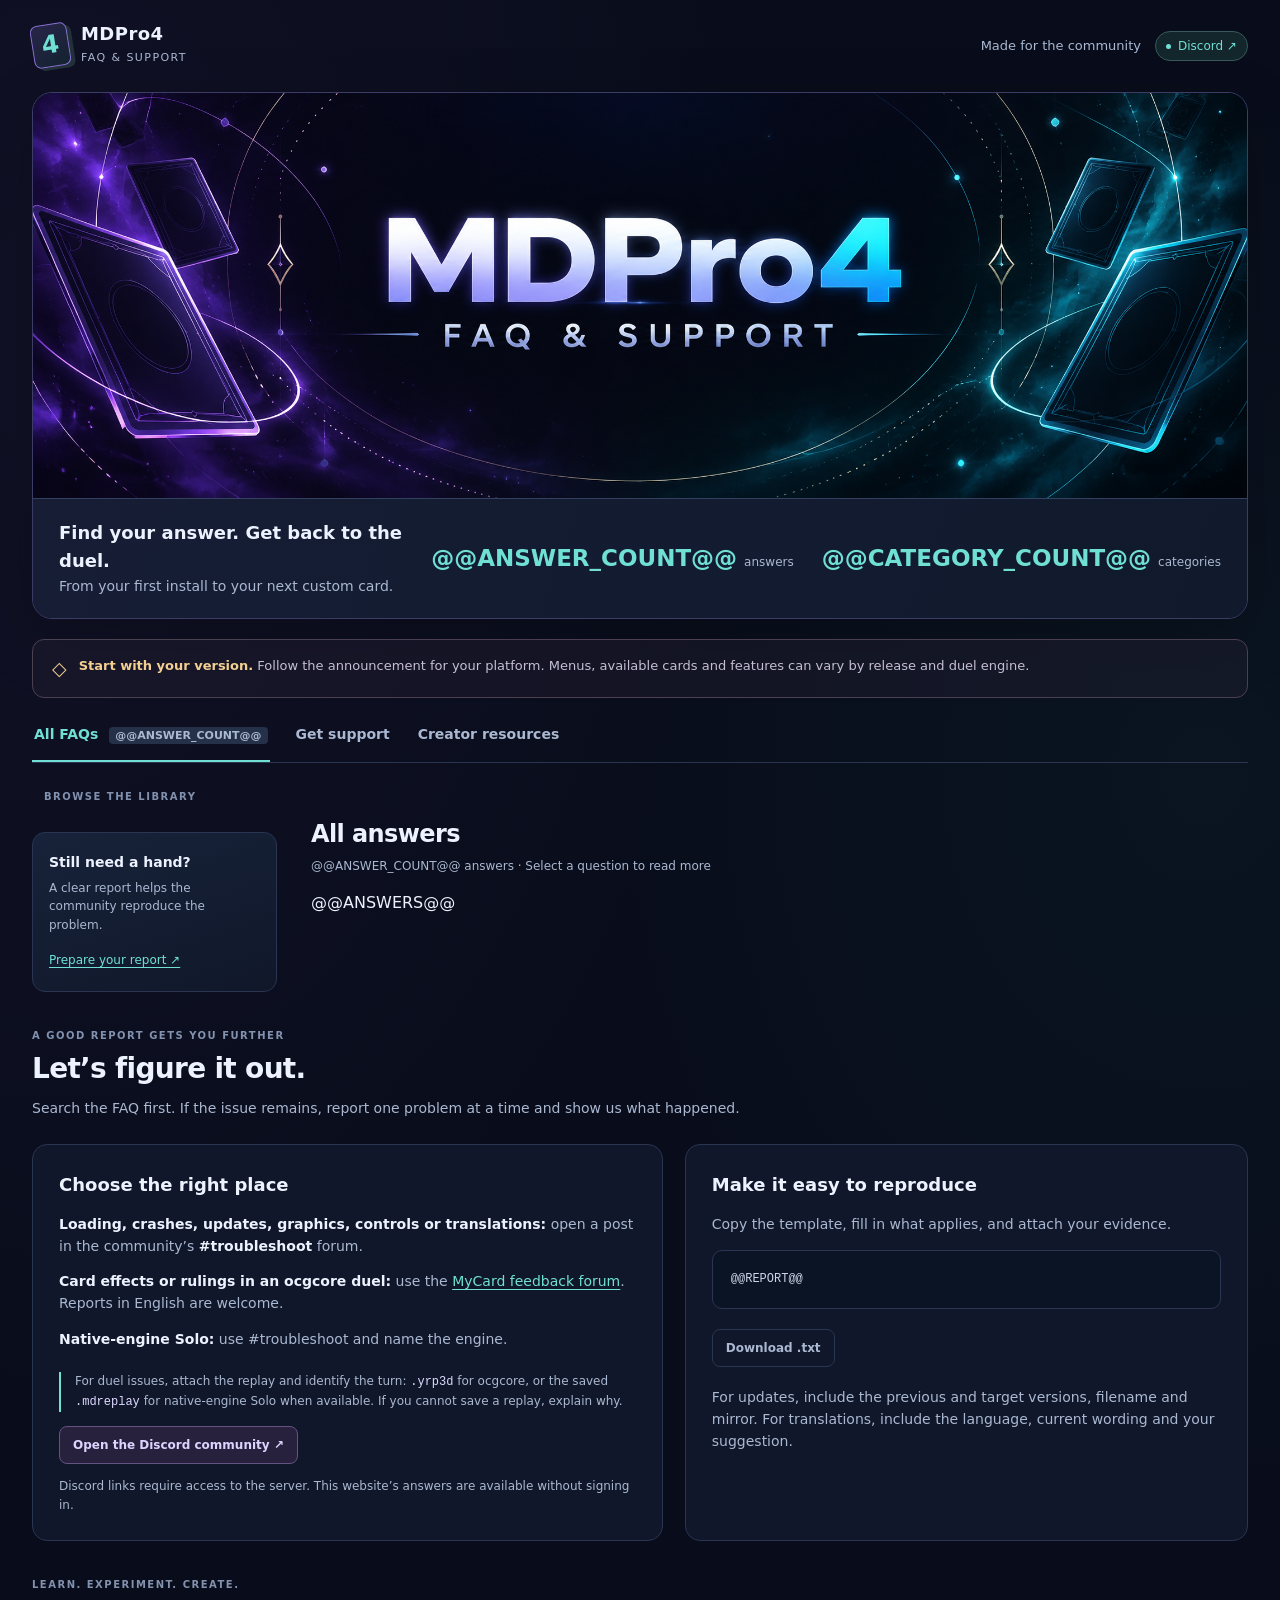
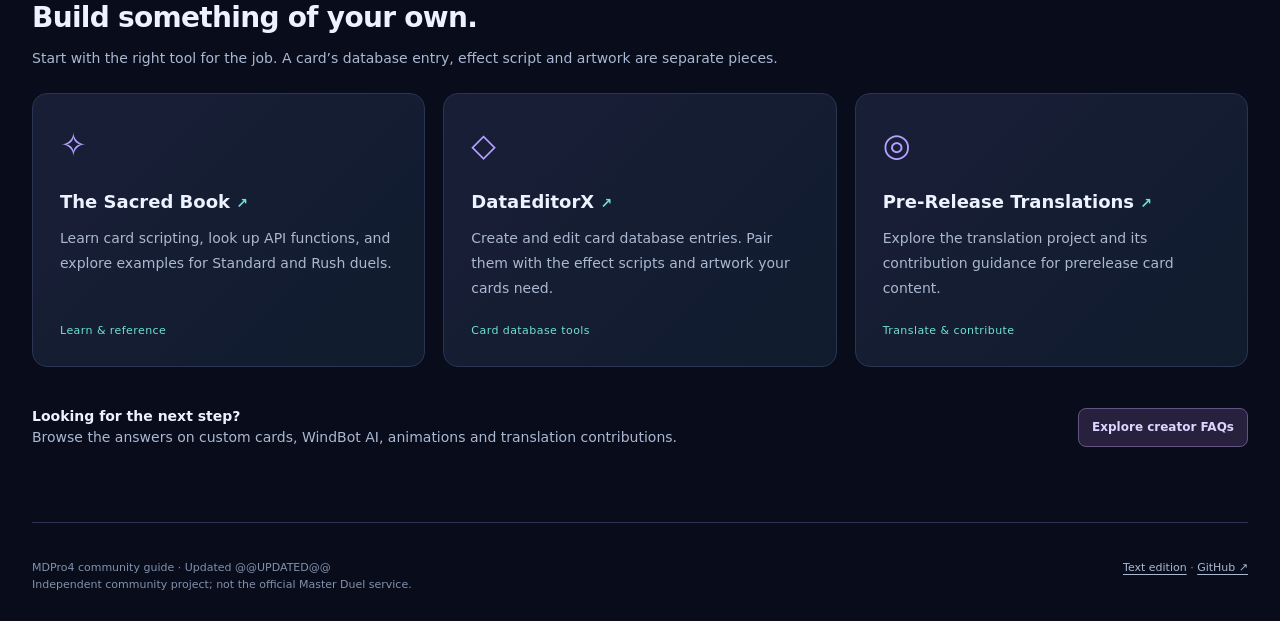
<file: site.template.html>
<!doctype html>
<html lang="en">
<head>
  <meta charset="utf-8">
  <meta name="viewport" content="width=device-width, initial-scale=1">
  <meta name="color-scheme" content="dark">
  <meta name="theme-color" content="#090d1b">
  <meta name="description" content="Find clear answers about MDPro4: downloads, banlists, Deck Sync, Combo Sheets, Progression, online play, Discord and troubleshooting.">
  <meta property="og:type" content="website">
  <meta property="og:title" content="MDPro4 — FAQ & Support">
  <meta property="og:description" content="Find your answer. Get back to the duel. The community guide to MDPro4.">
  <meta property="og:url" content="@@CANONICAL@@">
  <meta property="og:image" content="@@CANONICAL@@assets/faq-banner.png">
  <meta name="twitter:card" content="summary_large_image">
  <link rel="canonical" href="@@CANONICAL@@">
  <link rel="icon" type="image/svg+xml" href="assets/favicon.svg">
  <link rel="stylesheet" href="assets/site.css">
  <script src="assets/site.js" defer></script>
  <title>MDPro4 — FAQ & Support</title>
</head>
<body>
<a class="skip-link" href="#faq">Skip to questions</a>
<div class="shell">
  <header class="masthead">
    <a class="brand" href="#top" aria-label="MDPro4 FAQ and Support"><span class="brand-mark" aria-hidden="true">4</span><span><strong>MDPro4</strong><small>FAQ &amp; SUPPORT</small></span></a>
    <div class="masthead-right"><span>Made for the community</span><a class="pill community-link" href="https://discord.com/channels/506499657724067852/1358748598518677606" target="_blank" rel="noopener noreferrer"><span class="dot" aria-hidden="true"></span>Discord ↗</a></div>
  </header>
  <main id="top">
    <h1 class="sr-only">MDPro4 — FAQ &amp; Support</h1>
    <section class="hero" aria-label="Welcome to the MDPro4 community guide">
      <img src="assets/faq-banner.png" alt="MDPro4 — FAQ & Support, with glowing teal and violet cards" width="2172" height="724" fetchpriority="high">
      <div class="hero-tail"><p><strong>Find your answer. Get back to the duel.</strong>From your first install to your next custom card.</p><div class="hero-stats" aria-label="Guide overview"><div class="stat"><b>@@ANSWER_COUNT@@</b><span>answers</span></div><div class="stat"><b>@@CATEGORY_COUNT@@</b><span>categories</span></div></div></div>
    </section>
    <div class="notice"><span class="notice-icon" aria-hidden="true">◇</span><div><b>Start with your version.</b> Follow the announcement for your platform. Menus, available cards and features can vary by release and duel engine.</div></div>
    <nav class="workspace-nav" aria-label="Guide sections"><a href="#faq" class="workspace-tab" data-pane="faq" aria-current="page">All FAQs <span class="tab-count">@@ANSWER_COUNT@@</span></a><a href="#support" class="workspace-tab" data-pane="support">Get support</a><a href="#resources" class="workspace-tab" data-pane="resources">Creator resources</a></nav>
    <section id="faq" data-section="faq" aria-label="Frequently asked questions">
      <div class="library-grid">
        <aside class="sidebar"><div class="sidebar-heading">Browse the library</div><div class="category-list" id="categories" aria-label="FAQ categories">@@CATEGORIES@@</div><div class="sidebar-help"><strong>Still need a hand?</strong><p>A clear report helps the community reproduce the problem.</p><a href="#support">Prepare your report ↗</a></div></aside>
        <div class="library-main"><div class="search-wrap"><label class="sr-only" for="search">Search FAQ questions and answers</label><span class="search-icon" aria-hidden="true">⌕</span><input id="search" class="search" type="search" placeholder="Search a card, error, mode, or question…" autocomplete="off"><kbd class="search-key" id="search-key">/</kbd><button type="button" class="clear-search" id="clear-search" aria-label="Clear search" hidden>×</button></div>
          <div class="results-head"><div><h2 id="results-title">All answers</h2><p id="result-count" aria-live="polite">@@ANSWER_COUNT@@ answers · Select a question to read more</p></div><div class="results-actions"><button type="button" class="small-button" id="expand-all">Expand all</button><button type="button" class="small-button" id="collapse-all">Collapse all</button></div></div>
          <div class="answer-list" id="answers">@@ANSWERS@@</div><div class="empty" id="empty" hidden><h3>No matching answers yet</h3><p>Try a shorter phrase, a card name, or another category.</p><button type="button" class="button secondary" id="reset-search">Show all answers</button></div>
        </div>
      </div>
    </section>
    <section id="support" data-section="support" aria-labelledby="support-title">
      <div class="pane-header"><div><span class="eyebrow">A good report gets you further</span><h2 id="support-title">Let’s figure it out.</h2><p>Search the FAQ first. If the issue remains, report one problem at a time and show us what happened.</p></div></div>
      <div class="guide-grid"><article class="guide-card"><h3>Choose the right place</h3><p><strong>Loading, crashes, updates, graphics, controls or translations:</strong> open a post in the community’s <strong>#troubleshoot</strong> forum.</p><p><strong>Card effects or rulings in an ocgcore duel:</strong> use the <a href="https://ygobbs2.com/c/%E9%97%AE%E9%A2%98%E5%8F%8D%E9%A6%88/10" target="_blank" rel="noopener noreferrer">MyCard feedback forum</a>. Reports in English are welcome.</p><p><strong>Native-engine Solo:</strong> use #troubleshoot and name the engine.</p><p class="guide-note">For duel issues, attach the replay and identify the turn: <code>.yrp3d</code> for ocgcore, or the saved <code>.mdreplay</code> for native-engine Solo when available. If you cannot save a replay, explain why.</p><a class="button secondary" href="https://discord.com/channels/506499657724067852/1358748598518677606" target="_blank" rel="noopener noreferrer">Open the Discord community ↗</a><p class="channel-note">Discord links require access to the server. This website’s answers are available without signing in.</p></article>
      <article class="guide-card"><h3>Make it easy to reproduce</h3><p>Copy the template, fill in what applies, and attach your evidence.</p><pre class="report-template" id="report-template">@@REPORT@@</pre><div class="pane-buttons"><button type="button" class="button primary" id="copy-report">Copy report template</button><a class="button ghost" href="bug-report-template.txt" download>Download .txt</a></div><p>For updates, include the previous and target versions, filename and mirror. For translations, include the language, current wording and your suggestion.</p></article></div>
    </section>
    <section id="resources" data-section="resources" aria-labelledby="resources-title">
      <div class="pane-header"><div><span class="eyebrow">Learn. Experiment. Create.</span><h2 id="resources-title">Build something of your own.</h2><p>Start with the right tool for the job. A card’s database entry, effect script and artwork are separate pieces.</p></div></div>
      <div class="resource-grid"><a class="resource-card" href="https://elderlich.github.io/MDPro4_Sacred_Book/" target="_blank" rel="noopener noreferrer"><span class="resource-icon" aria-hidden="true">✧</span><h3>The Sacred Book <span>↗</span></h3><p>Learn card scripting, look up API functions, and explore examples for Standard and Rush duels.</p><span class="resource-label">Learn &amp; reference</span></a><a class="resource-card" href="https://github.com/ElderLich/DataEditorX" target="_blank" rel="noopener noreferrer"><span class="resource-icon" aria-hidden="true">◇</span><h3>DataEditorX <span>↗</span></h3><p>Create and edit card database entries. Pair them with the effect scripts and artwork your cards need.</p><span class="resource-label">Card database tools</span></a><a class="resource-card" href="https://github.com/ElderLich/Pre-Release-Translations" target="_blank" rel="noopener noreferrer"><span class="resource-icon" aria-hidden="true">◎</span><h3>Pre-Release Translations <span>↗</span></h3><p>Explore the translation project and its contribution guidance for prerelease card content.</p><span class="resource-label">Translate &amp; contribute</span></a></div>
      <div class="resource-next"><p><strong>Looking for the next step?</strong> Browse the answers on custom cards, WindBot AI, animations and translation contributions.</p><a class="button secondary" href="#category-create">Explore creator FAQs</a></div>
    </section>
    <noscript><p class="notice">JavaScript is off. Every answer is still available below each question; search and copy buttons need JavaScript. You can also <a href="faq.txt">read the complete text guide</a>.</p></noscript>
  </main>
  <footer class="footer"><span>MDPro4 community guide · Updated @@UPDATED@@<br>Independent community project; not the official Master Duel service.</span><span><a href="faq.txt" download>Text edition</a> · <a href="https://github.com/ElderLich/MDPro4-FAQ" target="_blank" rel="noopener noreferrer">GitHub ↗</a></span></footer>
</div>
<div class="toast" id="toast" role="status" aria-live="polite" hidden></div>
<dialog class="copy-dialog" id="copy-dialog"><h2>Copy this text</h2><p>Automatic copying is unavailable here. Select and copy the text below.</p><textarea id="copy-text" aria-label="Text to copy" readonly></textarea><form method="dialog" class="dialog-actions"><button class="button primary">Done</button></form></dialog>
<script id="faq-data" type="application/json">@@DATA@@</script>
</body>
</html>
</file>
<file: docs/assets/site.css>
:root{--bg:#090d1b;--surface:#10172a;--panel:#151d33;--lift:#1a2540;--line:#2a3552;--soft:#172035;--text:#edf2ff;--muted:#aab8d1;--dim:#8191ae;--cyan:#70e0d4;--violet:#b3a1ff;--amber:#f3cf91;--radius:20px;--shadow:0 20px 65px #0003;font:16px/1.55 "Segoe UI",system-ui,-apple-system,BlinkMacSystemFont,sans-serif}
*{box-sizing:border-box}
body{margin:0;background:radial-gradient(ellipse at 4% 15%,#33235630,transparent 40%),radial-gradient(ellipse at 94% 35%,#11685e16,transparent 35%),var(--bg);color:var(--text)}
button,input,textarea{font:inherit}button,a,input,textarea,summary{-webkit-tap-highlight-color:transparent}
button{cursor:pointer}a{color:var(--cyan);text-underline-offset:3px}a:hover{color:#b0fff5}
button:focus-visible,a:focus-visible,input:focus-visible,textarea:focus-visible,summary:focus-visible{outline:3px solid var(--cyan);outline-offset:4px}
button:disabled{cursor:default;opacity:.5}
.shell{width:min(1340px,calc(100% - 64px));margin:auto}
.masthead{min-height:92px;display:flex;align-items:center;justify-content:space-between;gap:20px}
.brand{display:flex;align-items:center;gap:12px;text-decoration:none;color:var(--text)}
.brand-mark{width:37px;height:43px;border:1px solid #8973d2;transform:rotate(-9deg);border-radius:7px;display:grid;place-items:center;background:linear-gradient(150deg,#7261b841,#132330);box-shadow:4px 3px 0 #213039;color:var(--cyan);font-size:25px;font-weight:750}
.brand strong{display:block;font-size:18px;letter-spacing:.025em;line-height:1.2}
.brand small{font-size:11px;color:var(--muted);letter-spacing:.13em}
.masthead-right{display:flex;align-items:center;gap:14px;color:var(--muted);font-size:13px}
.pill{display:inline-flex;align-items:center;gap:7px;border:1px solid var(--line);border-radius:30px;padding:5px 10px;white-space:nowrap;font-size:12px;color:var(--muted)}
.pill.draft{color:var(--amber);border-color:#665138;background:#4132222e}
.dot{width:5px;height:5px;border-radius:50%;background:currentColor}
.hero{border:1px solid #3c3c65;border-radius:var(--radius);overflow:hidden;box-shadow:var(--shadow);background:#0c1427}
.hero img{display:block;width:100%;height:auto;aspect-ratio:3/1;object-fit:cover}
.hero-tail{padding:20px 26px;display:flex;align-items:center;justify-content:space-between;gap:24px;background:linear-gradient(110deg,#161d35,#101a2c);border-top:1px solid #34405f}
.hero-tail p{margin:0;color:var(--muted);font-size:14px}
.hero-tail strong{color:var(--text);display:block;font-size:18px;font-weight:600;margin-bottom:2px}
.hero-stats{display:flex;gap:28px;flex-shrink:0}
.stat{display:flex;align-items:baseline;gap:7px;white-space:nowrap}.stat b{font-size:23px;font-weight:650;color:var(--cyan)}.stat span{color:var(--muted);font-size:12px}
.notice{display:flex;gap:12px;align-items:flex-start;padding:16px 19px;border:1px solid #4a4050;border-radius:12px;background:#2822365c;margin:20px 0 26px;color:#c6bed4;font-size:13px}
.notice b{color:var(--amber);font-weight:600}.notice-icon{color:var(--amber);font-size:19px;line-height:1.3}
.workspace-nav{display:flex;gap:24px;border-bottom:1px solid var(--line);margin-bottom:26px;overflow:auto}
.workspace-tab{border:0;border-bottom:2px solid transparent;border-radius:0;padding:0 2px 14px;background:none;color:var(--muted);white-space:nowrap;font-weight:600;font-size:14px}
.workspace-tab[aria-pressed="true"]{color:var(--cyan);border-bottom-color:var(--cyan)}
.workspace-tab:hover{color:var(--text)}
.tab-count{font-size:11px;border-radius:4px;background:#253049;color:var(--muted);padding:2px 6px;margin-left:6px}
[hidden]{display:none!important}
.library-grid{display:grid;grid-template-columns:245px minmax(0,1fr);gap:34px;align-items:start}
.sidebar{position:sticky;top:22px}
.sidebar-heading,.eyebrow{text-transform:uppercase;letter-spacing:.15em;font-size:10px;color:var(--dim);font-weight:700}
.sidebar-heading{margin:0 12px 12px}
.category-list{display:flex;flex-direction:column;gap:4px}
.category-button{display:flex;align-items:center;width:100%;gap:11px;border:1px solid transparent;background:none;color:var(--muted);text-align:left;border-radius:11px;padding:11px 12px;font-size:13px;line-height:1.3}
.category-button:hover{background:#1d28404f;color:var(--text)}
.category-button[aria-pressed="true"]{background:linear-gradient(110deg,#46377858,#172e3852);border-color:#6453936b;color:#ede7ff}
.category-button .icon{font-size:20px;color:var(--violet);width:21px;text-align:center;flex-shrink:0}
.category-button .count{margin-left:auto;color:var(--dim);font-size:11px;min-width:19px;text-align:right}
.sidebar-help{margin-top:28px;padding:19px 16px;border:1px solid var(--line);border-radius:13px;background:linear-gradient(160deg,#17233a,#101729)}
.sidebar-help strong{font-size:14px;display:block;margin-bottom:5px}
.sidebar-help p{font-size:12px;color:var(--muted);margin:0 0 13px}
.sidebar-help a{font-size:12px}
.search-wrap{position:relative}
.search-icon{position:absolute;left:18px;top:16px;color:var(--cyan);pointer-events:none}
.search{width:100%;border:1px solid #3a486a;border-radius:13px;background:#121b30;color:var(--text);padding:15px 82px 15px 48px;font-size:15px;box-shadow:0 8px 25px #0001}
.search::placeholder{color:#8596b4}
.search-key{position:absolute;right:15px;top:13px;min-width:30px;text-align:center;font-size:12px;color:var(--dim);border:1px solid var(--line);border-radius:5px;padding:3px 6px}
.clear-search{position:absolute;right:13px;top:11px;border:0;background:#253047;color:var(--text);border-radius:6px;padding:5px 9px}
.results-head{display:flex;align-items:flex-end;justify-content:space-between;gap:16px;margin:27px 0 16px}
.results-head h2{margin:0;font-size:24px;font-weight:650;letter-spacing:-.025em}
.results-head p{margin:4px 0 0;color:var(--muted);font-size:12px}
.results-actions{display:flex;gap:7px;flex-shrink:0}
.small-button{border:1px solid var(--line);background:#151e31;border-radius:7px;color:var(--muted);font-size:11px;padding:6px 9px;white-space:nowrap}
.small-button:hover{border-color:#7384a5;color:var(--text)}
.answer-list{display:flex;flex-direction:column;gap:10px}
.answer{border:1px solid var(--line);border-radius:13px;background:linear-gradient(135deg,#141d32,#10192b);overflow:clip;transition:border-color .15s}
.answer:hover{border-color:#586387}
.answer[open]{border-color:#6f5f98;box-shadow:0 8px 24px #0002}
.answer>summary{display:flex;align-items:center;gap:14px;cursor:pointer;list-style:none;padding:19px 20px;position:relative}
.answer>summary::-webkit-details-marker{display:none}
.answer>summary:after{content:"+";font-size:22px;line-height:1;color:var(--dim);margin-left:auto;font-weight:300;flex-shrink:0}
.answer[open]>summary:after{content:"−";color:var(--cyan)}
.question-index{color:var(--dim);font-size:11px;letter-spacing:.04em;min-width:23px;align-self:center}
.question-heading{font-size:15px;font-weight:600;line-height:1.45;margin:0}
.question-tag{color:var(--cyan);font-size:9px;border:1px solid #3b756e;border-radius:4px;padding:1px 5px;margin-left:8px;vertical-align:2px;font-weight:600;letter-spacing:.04em;white-space:nowrap}
.answer-content{padding:0 23px 23px 57px}
.answer-category{display:inline-block;margin-bottom:12px;color:var(--violet);font-size:10px;letter-spacing:.1em;text-transform:uppercase}
.markdown{font-size:14px;color:#c9d4e8;line-height:1.8;overflow-wrap:anywhere}
.markdown p{margin:0 0 14px}.markdown p:last-child{margin-bottom:0}
.markdown strong{color:#f2f5ff;font-weight:650}
.markdown code{font:12px/1.5 "Cascadia Code",Consolas,monospace;background:#273149;color:#ded9ff;border-radius:4px;padding:2px 5px;white-space:normal}
.markdown ul,.markdown ol{padding-left:21px;margin:0 0 14px}.markdown li{padding-left:2px;margin:4px 0}
.markdown blockquote{border-left:2px solid var(--violet);margin:10px 0;padding:4px 14px;color:var(--muted)}

.button{display:inline-flex;align-items:center;justify-content:center;gap:8px;border:1px solid #41536d;background:#203248;color:var(--text);border-radius:8px;padding:9px 13px;font-size:12px;text-decoration:none;font-weight:600}
.button.primary{border-color:#6fbfb2;background:#72dfd2;color:#071b1c}
.button.primary:hover{background:#9beddf}
.button.secondary{background:#28213e;border-color:#645481;color:#ded4ff}
.button.ghost{background:transparent;border-color:var(--line);color:var(--muted)}
.button:hover{filter:brightness(1.08);color:inherit}


.empty{padding:44px 24px;border:1px dashed var(--line);border-radius:14px;text-align:center;color:var(--muted)}
.empty h3{color:var(--text);margin:0 0 8px}.empty p{margin:0 0 18px;font-size:13px}
.pane-header{display:flex;justify-content:space-between;align-items:flex-start;gap:24px;margin-bottom:24px}
.pane-header h2{font-size:28px;letter-spacing:-.025em;margin:0 0 8px;font-weight:650}
.pane-header p{font-size:14px;color:var(--muted);margin:0;max-width:760px}
.pane-buttons{display:flex;gap:9px;flex-wrap:wrap;margin:20px 0}
.guide-grid{display:grid;grid-template-columns:1.12fr 1fr;gap:22px}
.guide-card{padding:26px;border:1px solid var(--line);background:var(--surface);border-radius:15px}
.guide-card h3{font-size:18px;margin:0 0 15px;font-weight:600}
.guide-card p,.guide-card li{font-size:14px;color:var(--muted)}
.guide-card p{margin:0 0 14px}
.guide-card ol{padding-left:23px;margin:0}.guide-card li{padding-left:5px;margin:0 0 14px}.guide-card strong{color:var(--text)}
.guide-card li::marker{color:var(--violet);font-weight:700}
.guide-note{border-left:2px solid var(--cyan);padding-left:14px;margin-top:22px!important;font-size:12px!important}
.footer{padding:36px 0 30px;color:var(--dim);font-size:11px;display:flex;justify-content:space-between;gap:20px;margin-top:34px;border-top:1px solid var(--line)}
.footer a{color:var(--muted)}
.toast{position:fixed;bottom:25px;left:50%;transform:translateX(-50%);max-width:calc(100% - 32px);z-index:30;background:#25463f;color:#e5fff8;border:1px solid #5daf9d;border-radius:10px;padding:12px 18px;font-size:13px;box-shadow:0 10px 45px #0006}
.copy-dialog{border:1px solid #5c6686;border-radius:16px;background:var(--surface);color:var(--text);padding:25px;width:min(650px,calc(100% - 32px));max-height:85vh}
.copy-dialog::backdrop{background:#050916cc}
.copy-dialog h2{font-size:20px;margin:0 0 7px}.copy-dialog p{font-size:13px;color:var(--muted)}
.copy-dialog textarea{width:100%;height:240px;resize:vertical;background:#0b1425;border:1px solid var(--line);border-radius:8px;color:var(--text);padding:13px;font:12px/1.7 Consolas,monospace}
.dialog-actions{display:flex;justify-content:flex-end;gap:9px;margin-top:15px}
.sr-only{position:absolute;width:1px;height:1px;padding:0;overflow:hidden;clip:rect(0,0,0,0);white-space:nowrap;border:0}
.no-script{padding:35px;border:1px solid var(--amber);color:var(--amber)}
@media (max-width:1050px){.shell{width:calc(100% - 40px)}.library-grid{grid-template-columns:214px minmax(0,1fr);gap:23px}.hero-stats{gap:17px}.stat{display:block}.stat b{display:block;line-height:1.2}.hero-tail{padding:18px 22px}.answer-content{padding-left:25px}.answer>summary{gap:10px}.question-heading{font-size:14px}.category-button{font-size:12px;padding:11px 9px}.category-button .icon{width:19px}.index-grid{gap:13px}.guide-grid{gap:16px}}
@media (max-width:780px){.shell{width:calc(100% - 32px)}.masthead{min-height:79px}.masthead-right>span:first-child{display:none}.hero-tail{display:block}.hero-tail strong{font-size:16px}.hero-stats{margin-top:16px;gap:25px}.stat{display:flex}.stat b{font-size:20px}.hero-tail p{font-size:12px}.notice{margin-top:15px;font-size:12px;padding:13px 14px}.workspace-nav{gap:22px;margin-bottom:20px}.workspace-tab{font-size:13px}.library-grid{display:flex;flex-direction:column;gap:20px}.sidebar{position:static;width:100%}.sidebar-heading,.sidebar-help{display:none}.category-list{flex-direction:row;flex-wrap:wrap;gap:7px}.category-button{width:auto;padding:8px 10px;border-color:var(--line);font-size:11px;gap:6px}.category-button .icon{font-size:16px;width:16px}.category-button .count{font-size:10px;margin-left:3px;min-width:10px}.library-main{width:100%}.results-head{margin-top:23px}.results-head h2{font-size:22px}.answer>summary{padding:17px 16px}.answer-content{padding:0 19px 20px}.question-index{min-width:20px}.markdown{font-size:13px}.index-grid{grid-template-columns:1fr}.guide-grid{grid-template-columns:1fr}.pane-header{display:block}.pane-header h2{font-size:25px}.pane-header p{font-size:13px}.pending-list{grid-template-columns:1fr}.guide-card{padding:21px}.footer{display:block}.footer span{display:block;margin-bottom:8px}}
@media (max-width:440px){.shell{width:calc(100% - 24px)}.brand-mark{width:31px;height:37px;font-size:21px}.brand strong{font-size:16px}.brand small{font-size:9px}.pill{font-size:10px;padding:5px 8px}.hero{border-radius:13px}.hero-tail{padding:16px}.hero-tail strong{font-size:14px}.hero-stats{gap:17px}.stat b{font-size:18px}.stat span{font-size:10px}.workspace-nav{gap:19px}.tab-count{display:none}.question-heading{font-size:13px}.results-head{align-items:center}.results-head h2{font-size:20px}.results-actions{gap:5px}.small-button{font-size:10px;padding:6px 7px}.search{font-size:13px;padding-right:48px}.search-key{display:none}.file-links{grid-template-columns:1fr}.link-row .button{padding:7px 9px;font-size:11px}}
@media (prefers-reduced-motion:reduce){*{scroll-behavior:auto!important;transition:none!important}}
.skip-link{position:absolute;top:-100px;left:16px;z-index:10;padding:12px 20px;border-radius:8px;background:var(--cyan);color:var(--bg);font-weight:650}
.skip-link:focus{top:10px}
.community-link{text-decoration:none;color:var(--cyan);border-color:#355a59;background:#13262b}
.workspace-tab{text-decoration:none;display:block}
.workspace-tab[aria-current="page"]{color:var(--cyan);border-bottom-color:var(--cyan)}
[data-section],.answer{scroll-margin-top:24px}
[data-section]{margin-bottom:30px}
.resource-grid{display:grid;grid-template-columns:repeat(3,minmax(0,1fr));gap:18px}
.resource-card{display:flex;flex-direction:column;align-items:flex-start;text-decoration:none;color:var(--text);padding:27px;border:1px solid var(--line);border-radius:15px;background:linear-gradient(135deg,#191e37,#101c2e)}
.resource-card:hover{border-color:var(--violet);color:var(--text)}
.resource-card h3{font-size:18px;line-height:1.4;margin:18px 0 12px}.resource-card h3 span{color:var(--cyan);font-size:14px}
.resource-card p{font-size:14px;line-height:1.8;color:var(--muted);margin:0 0 20px}
.resource-icon{color:var(--violet);font-size:32px}.resource-label{color:var(--cyan);font-size:11px;letter-spacing:.04em;margin-top:auto}
.resource-next{display:flex;justify-content:space-between;align-items:center;gap:25px;padding:25px 0}
.resource-next p{font-size:14px;color:var(--muted)}.resource-next strong{display:block;color:var(--text)}
.resource-next .button{flex-shrink:0}
.report-template{white-space:pre-wrap;overflow-wrap:anywhere;background:#0b1425;border:1px solid var(--line);border-radius:10px;padding:18px;color:#ccd6ea;font:12px/1.75 "Cascadia Code",Consolas,monospace}
.channel-note{font-size:12px!important;margin:13px 0 0!important}.guide-card code{color:#ded9ff}
.footer a{color:var(--muted)}
.toast[hidden]{display:none}.toast{position:fixed;bottom:22px;left:50%;transform:translateX(-50%);max-width:calc(100% - 32px);padding:12px 18px;border:1px solid #63988d;border-radius:10px;background:#183c36;box-shadow:0 10px 40px #0005;color:#e0fff6;font-size:13px;z-index:20}
html:not(.js-enabled) .category-list,html:not(.js-enabled) .search-wrap,html:not(.js-enabled) .results-actions,html:not(.js-enabled) #copy-report{display:none}
@media(max-width:900px){.resource-grid{grid-template-columns:1fr}.resource-card{padding:24px}.resource-card h3{margin-top:12px}.resource-next{display:block}.resource-next .button{margin-top:5px}}
@media(max-width:440px){.resource-card{padding:21px}.workspace-nav{gap:17px}.workspace-tab{font-size:12px}.report-template{font-size:11px;padding:14px}.resource-card h3{font-size:17px}}
</file>
<file: assets/site.css>
:root{--bg:#090d1b;--surface:#10172a;--panel:#151d33;--lift:#1a2540;--line:#2a3552;--soft:#172035;--text:#edf2ff;--muted:#aab8d1;--dim:#8191ae;--cyan:#70e0d4;--violet:#b3a1ff;--amber:#f3cf91;--radius:20px;--shadow:0 20px 65px #0003;font:16px/1.55 "Segoe UI",system-ui,-apple-system,BlinkMacSystemFont,sans-serif}
*{box-sizing:border-box}
body{margin:0;background:radial-gradient(ellipse at 4% 15%,#33235630,transparent 40%),radial-gradient(ellipse at 94% 35%,#11685e16,transparent 35%),var(--bg);color:var(--text)}
button,input,textarea{font:inherit}button,a,input,textarea,summary{-webkit-tap-highlight-color:transparent}
button{cursor:pointer}a{color:var(--cyan);text-underline-offset:3px}a:hover{color:#b0fff5}
button:focus-visible,a:focus-visible,input:focus-visible,textarea:focus-visible,summary:focus-visible{outline:3px solid var(--cyan);outline-offset:4px}
button:disabled{cursor:default;opacity:.5}
.shell{width:min(1340px,calc(100% - 64px));margin:auto}
.masthead{min-height:92px;display:flex;align-items:center;justify-content:space-between;gap:20px}
.brand{display:flex;align-items:center;gap:12px;text-decoration:none;color:var(--text)}
.brand-mark{width:37px;height:43px;border:1px solid #8973d2;transform:rotate(-9deg);border-radius:7px;display:grid;place-items:center;background:linear-gradient(150deg,#7261b841,#132330);box-shadow:4px 3px 0 #213039;color:var(--cyan);font-size:25px;font-weight:750}
.brand strong{display:block;font-size:18px;letter-spacing:.025em;line-height:1.2}
.brand small{font-size:11px;color:var(--muted);letter-spacing:.13em}
.masthead-right{display:flex;align-items:center;gap:14px;color:var(--muted);font-size:13px}
.pill{display:inline-flex;align-items:center;gap:7px;border:1px solid var(--line);border-radius:30px;padding:5px 10px;white-space:nowrap;font-size:12px;color:var(--muted)}
.pill.draft{color:var(--amber);border-color:#665138;background:#4132222e}
.dot{width:5px;height:5px;border-radius:50%;background:currentColor}
.hero{border:1px solid #3c3c65;border-radius:var(--radius);overflow:hidden;box-shadow:var(--shadow);background:#0c1427}
.hero img{display:block;width:100%;height:auto;aspect-ratio:3/1;object-fit:cover}
.hero-tail{padding:20px 26px;display:flex;align-items:center;justify-content:space-between;gap:24px;background:linear-gradient(110deg,#161d35,#101a2c);border-top:1px solid #34405f}
.hero-tail p{margin:0;color:var(--muted);font-size:14px}
.hero-tail strong{color:var(--text);display:block;font-size:18px;font-weight:600;margin-bottom:2px}
.hero-stats{display:flex;gap:28px;flex-shrink:0}
.stat{display:flex;align-items:baseline;gap:7px;white-space:nowrap}.stat b{font-size:23px;font-weight:650;color:var(--cyan)}.stat span{color:var(--muted);font-size:12px}
.notice{display:flex;gap:12px;align-items:flex-start;padding:16px 19px;border:1px solid #4a4050;border-radius:12px;background:#2822365c;margin:20px 0 26px;color:#c6bed4;font-size:13px}
.notice b{color:var(--amber);font-weight:600}.notice-icon{color:var(--amber);font-size:19px;line-height:1.3}
.workspace-nav{display:flex;gap:24px;border-bottom:1px solid var(--line);margin-bottom:26px;overflow:auto}
.workspace-tab{border:0;border-bottom:2px solid transparent;border-radius:0;padding:0 2px 14px;background:none;color:var(--muted);white-space:nowrap;font-weight:600;font-size:14px}
.workspace-tab[aria-pressed="true"]{color:var(--cyan);border-bottom-color:var(--cyan)}
.workspace-tab:hover{color:var(--text)}
.tab-count{font-size:11px;border-radius:4px;background:#253049;color:var(--muted);padding:2px 6px;margin-left:6px}
[hidden]{display:none!important}
.library-grid{display:grid;grid-template-columns:245px minmax(0,1fr);gap:34px;align-items:start}
.sidebar{position:sticky;top:22px}
.sidebar-heading,.eyebrow{text-transform:uppercase;letter-spacing:.15em;font-size:10px;color:var(--dim);font-weight:700}
.sidebar-heading{margin:0 12px 12px}
.category-list{display:flex;flex-direction:column;gap:4px}
.category-button{display:flex;align-items:center;width:100%;gap:11px;border:1px solid transparent;background:none;color:var(--muted);text-align:left;border-radius:11px;padding:11px 12px;font-size:13px;line-height:1.3}
.category-button:hover{background:#1d28404f;color:var(--text)}
.category-button[aria-pressed="true"]{background:linear-gradient(110deg,#46377858,#172e3852);border-color:#6453936b;color:#ede7ff}
.category-button .icon{font-size:20px;color:var(--violet);width:21px;text-align:center;flex-shrink:0}
.category-button .count{margin-left:auto;color:var(--dim);font-size:11px;min-width:19px;text-align:right}
.sidebar-help{margin-top:28px;padding:19px 16px;border:1px solid var(--line);border-radius:13px;background:linear-gradient(160deg,#17233a,#101729)}
.sidebar-help strong{font-size:14px;display:block;margin-bottom:5px}
.sidebar-help p{font-size:12px;color:var(--muted);margin:0 0 13px}
.sidebar-help a{font-size:12px}
.search-wrap{position:relative}
.search-icon{position:absolute;left:18px;top:16px;color:var(--cyan);pointer-events:none}
.search{width:100%;border:1px solid #3a486a;border-radius:13px;background:#121b30;color:var(--text);padding:15px 82px 15px 48px;font-size:15px;box-shadow:0 8px 25px #0001}
.search::placeholder{color:#8596b4}
.search-key{position:absolute;right:15px;top:13px;min-width:30px;text-align:center;font-size:12px;color:var(--dim);border:1px solid var(--line);border-radius:5px;padding:3px 6px}
.clear-search{position:absolute;right:13px;top:11px;border:0;background:#253047;color:var(--text);border-radius:6px;padding:5px 9px}
.results-head{display:flex;align-items:flex-end;justify-content:space-between;gap:16px;margin:27px 0 16px}
.results-head h2{margin:0;font-size:24px;font-weight:650;letter-spacing:-.025em}
.results-head p{margin:4px 0 0;color:var(--muted);font-size:12px}
.results-actions{display:flex;gap:7px;flex-shrink:0}
.small-button{border:1px solid var(--line);background:#151e31;border-radius:7px;color:var(--muted);font-size:11px;padding:6px 9px;white-space:nowrap}
.small-button:hover{border-color:#7384a5;color:var(--text)}
.answer-list{display:flex;flex-direction:column;gap:10px}
.answer{border:1px solid var(--line);border-radius:13px;background:linear-gradient(135deg,#141d32,#10192b);overflow:clip;transition:border-color .15s}
.answer:hover{border-color:#586387}
.answer[open]{border-color:#6f5f98;box-shadow:0 8px 24px #0002}
.answer>summary{display:flex;align-items:center;gap:14px;cursor:pointer;list-style:none;padding:19px 20px;position:relative}
.answer>summary::-webkit-details-marker{display:none}
.answer>summary:after{content:"+";font-size:22px;line-height:1;color:var(--dim);margin-left:auto;font-weight:300;flex-shrink:0}
.answer[open]>summary:after{content:"−";color:var(--cyan)}
.question-index{color:var(--dim);font-size:11px;letter-spacing:.04em;min-width:23px;align-self:center}
.question-heading{font-size:15px;font-weight:600;line-height:1.45;margin:0}
.question-tag{color:var(--cyan);font-size:9px;border:1px solid #3b756e;border-radius:4px;padding:1px 5px;margin-left:8px;vertical-align:2px;font-weight:600;letter-spacing:.04em;white-space:nowrap}
.answer-content{padding:0 23px 23px 57px}
.answer-category{display:inline-block;margin-bottom:12px;color:var(--violet);font-size:10px;letter-spacing:.1em;text-transform:uppercase}
.markdown{font-size:14px;color:#c9d4e8;line-height:1.8;overflow-wrap:anywhere}
.markdown p{margin:0 0 14px}.markdown p:last-child{margin-bottom:0}
.markdown strong{color:#f2f5ff;font-weight:650}
.markdown code{font:12px/1.5 "Cascadia Code",Consolas,monospace;background:#273149;color:#ded9ff;border-radius:4px;padding:2px 5px;white-space:normal}
.markdown ul,.markdown ol{padding-left:21px;margin:0 0 14px}.markdown li{padding-left:2px;margin:4px 0}
.markdown blockquote{border-left:2px solid var(--violet);margin:10px 0;padding:4px 14px;color:var(--muted)}

.button{display:inline-flex;align-items:center;justify-content:center;gap:8px;border:1px solid #41536d;background:#203248;color:var(--text);border-radius:8px;padding:9px 13px;font-size:12px;text-decoration:none;font-weight:600}
.button.primary{border-color:#6fbfb2;background:#72dfd2;color:#071b1c}
.button.primary:hover{background:#9beddf}
.button.secondary{background:#28213e;border-color:#645481;color:#ded4ff}
.button.ghost{background:transparent;border-color:var(--line);color:var(--muted)}
.button:hover{filter:brightness(1.08);color:inherit}


.empty{padding:44px 24px;border:1px dashed var(--line);border-radius:14px;text-align:center;color:var(--muted)}
.empty h3{color:var(--text);margin:0 0 8px}.empty p{margin:0 0 18px;font-size:13px}
.pane-header{display:flex;justify-content:space-between;align-items:flex-start;gap:24px;margin-bottom:24px}
.pane-header h2{font-size:28px;letter-spacing:-.025em;margin:0 0 8px;font-weight:650}
.pane-header p{font-size:14px;color:var(--muted);margin:0;max-width:760px}
.pane-buttons{display:flex;gap:9px;flex-wrap:wrap;margin:20px 0}
.guide-grid{display:grid;grid-template-columns:1.12fr 1fr;gap:22px}
.guide-card{padding:26px;border:1px solid var(--line);background:var(--surface);border-radius:15px}
.guide-card h3{font-size:18px;margin:0 0 15px;font-weight:600}
.guide-card p,.guide-card li{font-size:14px;color:var(--muted)}
.guide-card p{margin:0 0 14px}
.guide-card ol{padding-left:23px;margin:0}.guide-card li{padding-left:5px;margin:0 0 14px}.guide-card strong{color:var(--text)}
.guide-card li::marker{color:var(--violet);font-weight:700}
.guide-note{border-left:2px solid var(--cyan);padding-left:14px;margin-top:22px!important;font-size:12px!important}
.footer{padding:36px 0 30px;color:var(--dim);font-size:11px;display:flex;justify-content:space-between;gap:20px;margin-top:34px;border-top:1px solid var(--line)}
.footer a{color:var(--muted)}
.toast{position:fixed;bottom:25px;left:50%;transform:translateX(-50%);max-width:calc(100% - 32px);z-index:30;background:#25463f;color:#e5fff8;border:1px solid #5daf9d;border-radius:10px;padding:12px 18px;font-size:13px;box-shadow:0 10px 45px #0006}
.copy-dialog{border:1px solid #5c6686;border-radius:16px;background:var(--surface);color:var(--text);padding:25px;width:min(650px,calc(100% - 32px));max-height:85vh}
.copy-dialog::backdrop{background:#050916cc}
.copy-dialog h2{font-size:20px;margin:0 0 7px}.copy-dialog p{font-size:13px;color:var(--muted)}
.copy-dialog textarea{width:100%;height:240px;resize:vertical;background:#0b1425;border:1px solid var(--line);border-radius:8px;color:var(--text);padding:13px;font:12px/1.7 Consolas,monospace}
.dialog-actions{display:flex;justify-content:flex-end;gap:9px;margin-top:15px}
.sr-only{position:absolute;width:1px;height:1px;padding:0;overflow:hidden;clip:rect(0,0,0,0);white-space:nowrap;border:0}
.no-script{padding:35px;border:1px solid var(--amber);color:var(--amber)}
@media (max-width:1050px){.shell{width:calc(100% - 40px)}.library-grid{grid-template-columns:214px minmax(0,1fr);gap:23px}.hero-stats{gap:17px}.stat{display:block}.stat b{display:block;line-height:1.2}.hero-tail{padding:18px 22px}.answer-content{padding-left:25px}.answer>summary{gap:10px}.question-heading{font-size:14px}.category-button{font-size:12px;padding:11px 9px}.category-button .icon{width:19px}.index-grid{gap:13px}.guide-grid{gap:16px}}
@media (max-width:780px){.shell{width:calc(100% - 32px)}.masthead{min-height:79px}.masthead-right>span:first-child{display:none}.hero-tail{display:block}.hero-tail strong{font-size:16px}.hero-stats{margin-top:16px;gap:25px}.stat{display:flex}.stat b{font-size:20px}.hero-tail p{font-size:12px}.notice{margin-top:15px;font-size:12px;padding:13px 14px}.workspace-nav{gap:22px;margin-bottom:20px}.workspace-tab{font-size:13px}.library-grid{display:flex;flex-direction:column;gap:20px}.sidebar{position:static;width:100%}.sidebar-heading,.sidebar-help{display:none}.category-list{flex-direction:row;flex-wrap:wrap;gap:7px}.category-button{width:auto;padding:8px 10px;border-color:var(--line);font-size:11px;gap:6px}.category-button .icon{font-size:16px;width:16px}.category-button .count{font-size:10px;margin-left:3px;min-width:10px}.library-main{width:100%}.results-head{margin-top:23px}.results-head h2{font-size:22px}.answer>summary{padding:17px 16px}.answer-content{padding:0 19px 20px}.question-index{min-width:20px}.markdown{font-size:13px}.index-grid{grid-template-columns:1fr}.guide-grid{grid-template-columns:1fr}.pane-header{display:block}.pane-header h2{font-size:25px}.pane-header p{font-size:13px}.pending-list{grid-template-columns:1fr}.guide-card{padding:21px}.footer{display:block}.footer span{display:block;margin-bottom:8px}}
@media (max-width:440px){.shell{width:calc(100% - 24px)}.brand-mark{width:31px;height:37px;font-size:21px}.brand strong{font-size:16px}.brand small{font-size:9px}.pill{font-size:10px;padding:5px 8px}.hero{border-radius:13px}.hero-tail{padding:16px}.hero-tail strong{font-size:14px}.hero-stats{gap:17px}.stat b{font-size:18px}.stat span{font-size:10px}.workspace-nav{gap:19px}.tab-count{display:none}.question-heading{font-size:13px}.results-head{align-items:center}.results-head h2{font-size:20px}.results-actions{gap:5px}.small-button{font-size:10px;padding:6px 7px}.search{font-size:13px;padding-right:48px}.search-key{display:none}.file-links{grid-template-columns:1fr}.link-row .button{padding:7px 9px;font-size:11px}}
@media (prefers-reduced-motion:reduce){*{scroll-behavior:auto!important;transition:none!important}}
.skip-link{position:absolute;top:-100px;left:16px;z-index:10;padding:12px 20px;border-radius:8px;background:var(--cyan);color:var(--bg);font-weight:650}
.skip-link:focus{top:10px}
.community-link{text-decoration:none;color:var(--cyan);border-color:#355a59;background:#13262b}
.workspace-tab{text-decoration:none;display:block}
.workspace-tab[aria-current="page"]{color:var(--cyan);border-bottom-color:var(--cyan)}
[data-section],.answer{scroll-margin-top:24px}
[data-section]{margin-bottom:30px}
.resource-grid{display:grid;grid-template-columns:repeat(3,minmax(0,1fr));gap:18px}
.resource-card{display:flex;flex-direction:column;align-items:flex-start;text-decoration:none;color:var(--text);padding:27px;border:1px solid var(--line);border-radius:15px;background:linear-gradient(135deg,#191e37,#101c2e)}
.resource-card:hover{border-color:var(--violet);color:var(--text)}
.resource-card h3{font-size:18px;line-height:1.4;margin:18px 0 12px}.resource-card h3 span{color:var(--cyan);font-size:14px}
.resource-card p{font-size:14px;line-height:1.8;color:var(--muted);margin:0 0 20px}
.resource-icon{color:var(--violet);font-size:32px}.resource-label{color:var(--cyan);font-size:11px;letter-spacing:.04em;margin-top:auto}
.resource-next{display:flex;justify-content:space-between;align-items:center;gap:25px;padding:25px 0}
.resource-next p{font-size:14px;color:var(--muted)}.resource-next strong{display:block;color:var(--text)}
.resource-next .button{flex-shrink:0}
.report-template{white-space:pre-wrap;overflow-wrap:anywhere;background:#0b1425;border:1px solid var(--line);border-radius:10px;padding:18px;color:#ccd6ea;font:12px/1.75 "Cascadia Code",Consolas,monospace}
.channel-note{font-size:12px!important;margin:13px 0 0!important}.guide-card code{color:#ded9ff}
.footer a{color:var(--muted)}
.toast[hidden]{display:none}.toast{position:fixed;bottom:22px;left:50%;transform:translateX(-50%);max-width:calc(100% - 32px);padding:12px 18px;border:1px solid #63988d;border-radius:10px;background:#183c36;box-shadow:0 10px 40px #0005;color:#e0fff6;font-size:13px;z-index:20}
html:not(.js-enabled) .category-list,html:not(.js-enabled) .search-wrap,html:not(.js-enabled) .results-actions,html:not(.js-enabled) #copy-report{display:none}
@media(max-width:900px){.resource-grid{grid-template-columns:1fr}.resource-card{padding:24px}.resource-card h3{margin-top:12px}.resource-next{display:block}.resource-next .button{margin-top:5px}}
@media(max-width:440px){.resource-card{padding:21px}.workspace-nav{gap:17px}.workspace-tab{font-size:12px}.report-template{font-size:11px;padding:14px}.resource-card h3{font-size:17px}}
</file>
